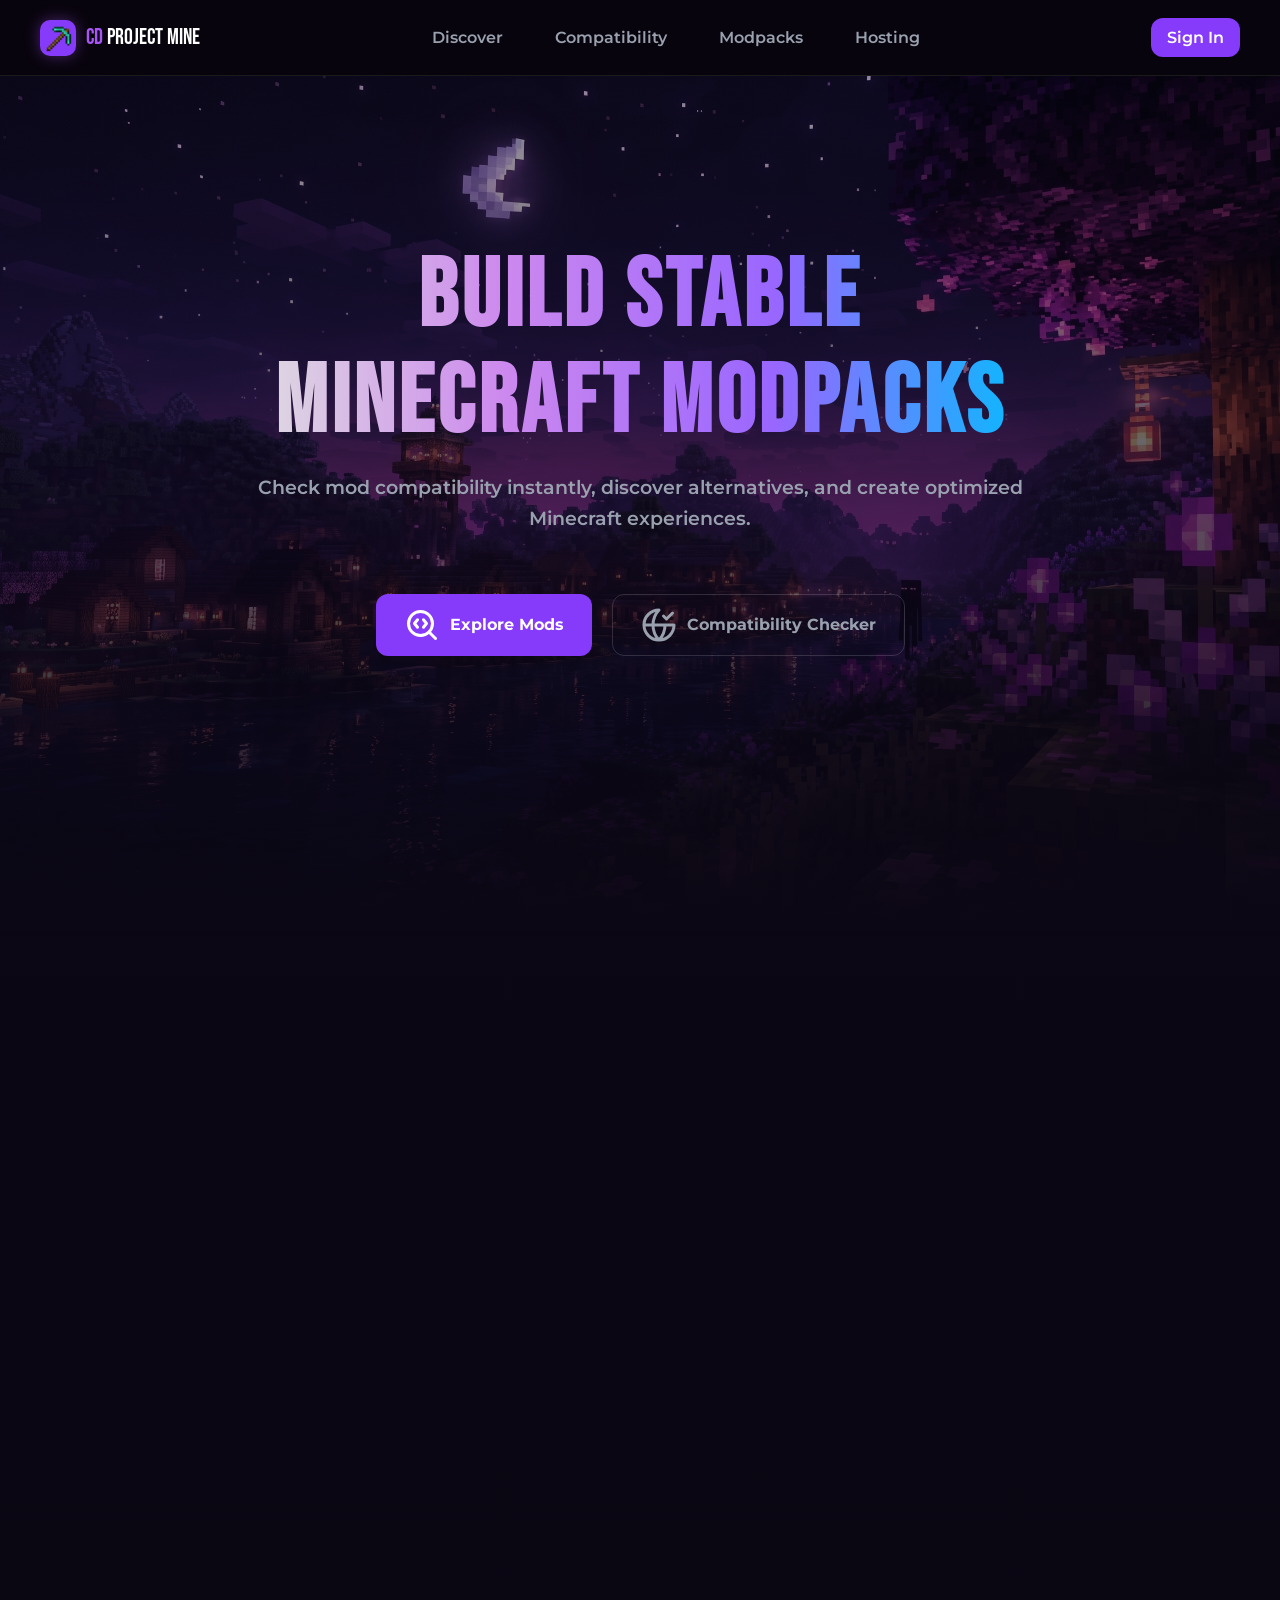
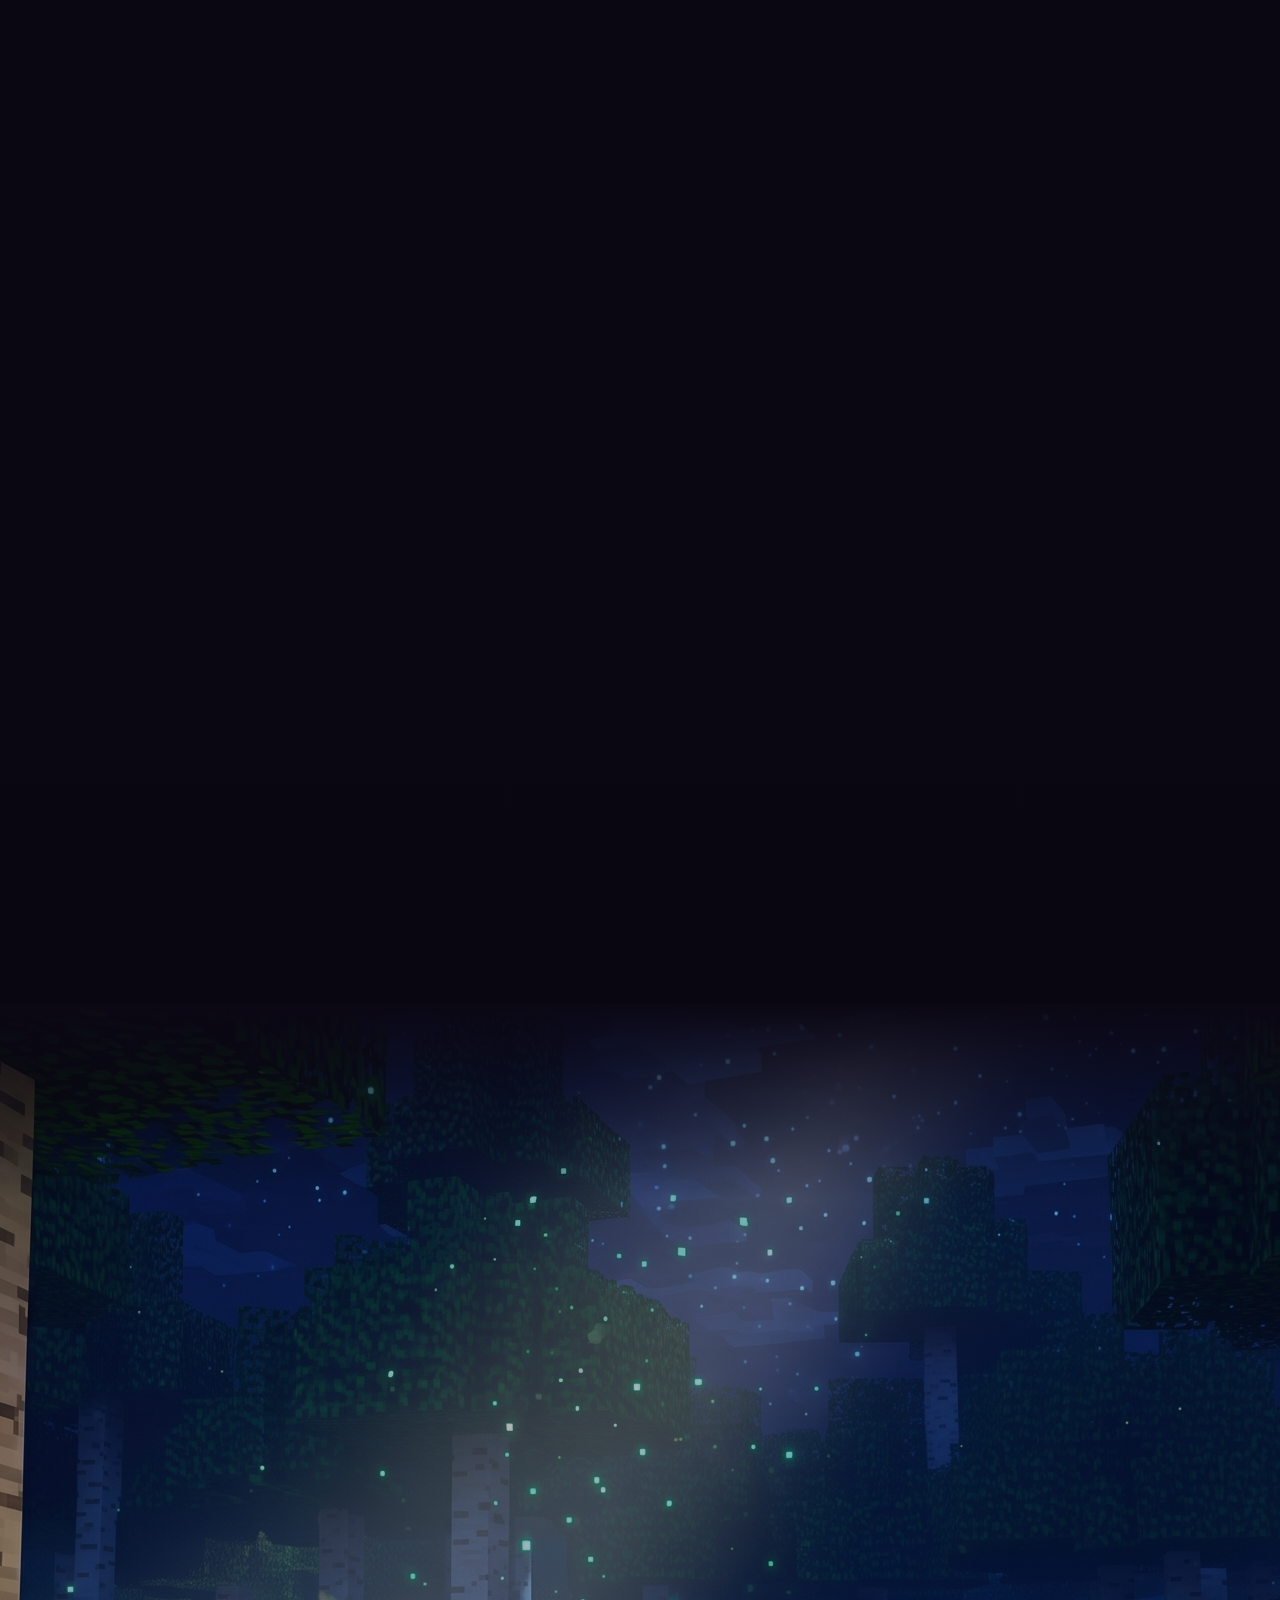
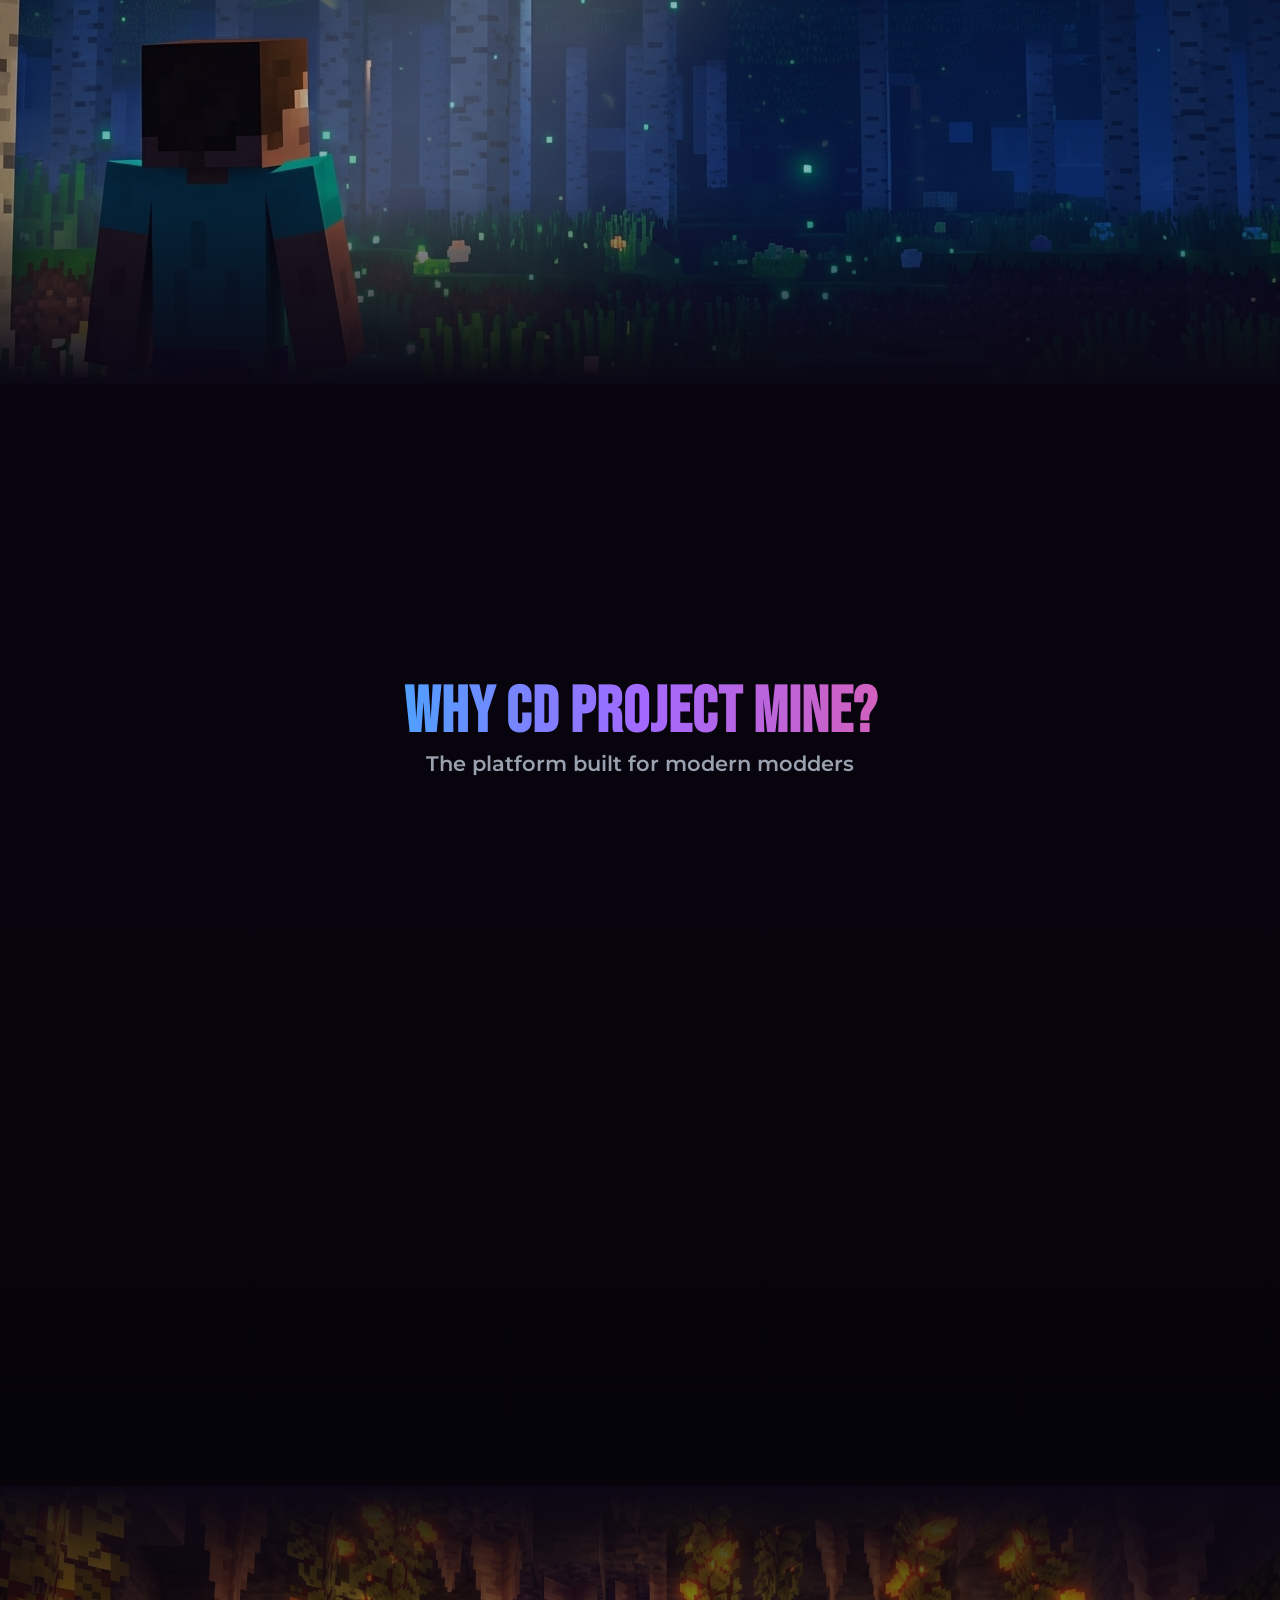
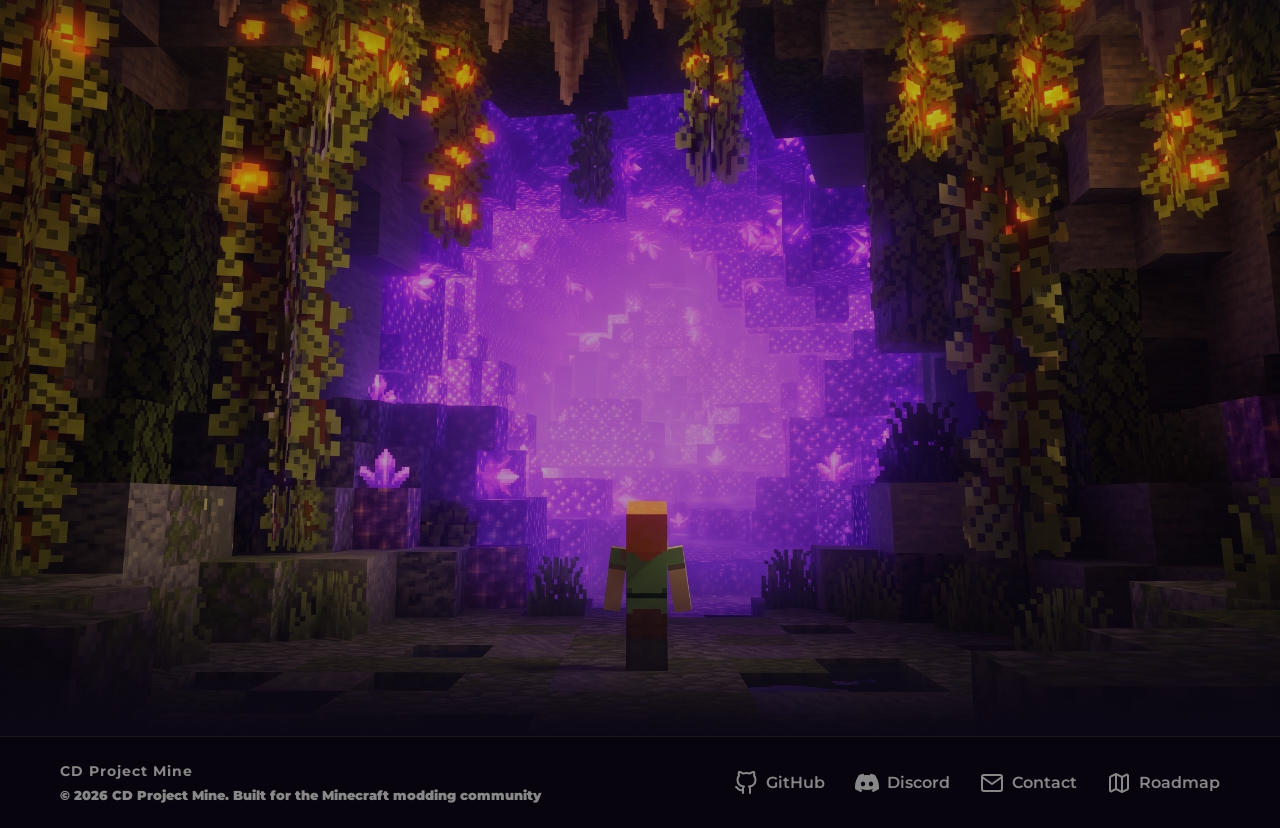
<file: index.html>
<!DOCTYPE html>
<html lang="uk">

<head>
    <meta charset="UTF-8">
    <meta name="viewport" content="width=device-width, initial-scale=1.0">

    <title>CD Project Mine</title>

    <link rel="stylesheet" href="src/css/global.css">
    <link rel="stylesheet" href="src/components/cards/mini-trend-cards.css">
    <link rel="stylesheet" href="src/css/pages/home.css">
    <link rel="stylesheet" href="src/css/media/index.css">
    <link href="https://unpkg.com/aos@2.3.1/dist/aos.css" rel="stylesheet">
</head>

<body>
    <div id="navbar-placeholder"></div>

    <main class="main-content">
        <section class="hero-section">
            <div class="hero-header" data-aos="fade-down">
                <h1 class="hero-title">Build Stable <br> Minecraft Modpacks</h1>
                <p class="hero-subtitle">Check mod compatibility instantly, discover alternatives, and create optimized
                    Minecraft experiences.</p>
            </div>

            <div class="hero-buttons">
                <div class="aos-flex-wrapper" data-aos="fade-right">
                    <a class="hero-btn" href="discover.html">
                        <svg class="hero-icon" xmlns="http://www.w3.org/2000/svg" width="24" height="24"
                            viewBox="0 0 24 24" fill="none" stroke="currentColor" stroke-width="2"
                            stroke-linecap="round" stroke-linejoin="round"
                            class="lucide lucide-search-code-icon lucide-search-code">
                            <path d="m13 13.5 2-2.5-2-2.5" />
                            <path d="m21 21-4.3-4.3" />
                            <path d="M9 8.5 7 11l2 2.5" />
                            <circle cx="11" cy="11" r="8" />
                        </svg>
                        Explore Mods
                    </a>
                </div>

                <div class="aos-flex-wrapper" data-aos="fade-left">
                    <a class="hero-btn" href="compatibility.html">
                        <svg class="hero-icon" xmlns="http://www.w3.org/2000/svg" width="24" height="24"
                            viewBox="0 0 24 24" fill="none" stroke="currentColor" stroke-width="2"
                            stroke-linecap="round" stroke-linejoin="round"
                            class="lucide lucide-globe-check-icon lucide-globe-check">
                            <path d="m15 6 2 2 4-4" />
                            <path d="M2 12h20A10 10 0 1 1 12 2a14.5 14.5 0 0 0 0 20 14.5 14.5 0 0 0 4-10" />
                        </svg>
                        Compatibility Checker
                    </a>
                </div>
            </div>
        </section>

        <section class="features-section">
            <div data-aos="fade-up">
                <div class="home-header-section features">
                    <h2 class="text-gradient gradient-features">Powerful Features</h2>
                    <p>Everything you need to build perfect modpacks</p>
                </div>
            </div>

            <div class="features-container">
                <div class="aos-grid-wrapper" data-aos="fade-up">
                    <div class="feature-card interactive-card">
                        <svg class="feature-icon" xmlns="http://www.w3.org/2000/svg" width="24" height="24"
                            viewBox="0 0 24 24" fill="none" stroke="currentColor" stroke-width="2"
                            stroke-linecap="round" stroke-linejoin="round"
                            class="lucide lucide-file-check-corner-icon lucide-file-check-corner">
                            <path
                                d="M10.5 22H6a2 2 0 0 1-2-2V4a2 2 0 0 1 2-2h8a2.4 2.4 0 0 1 1.706.706l3.588 3.588A2.4 2.4 0 0 1 20 8v6" />
                            <path d="M14 2v5a1 1 0 0 0 1 1h5" />
                            <path d="m14 20 2 2 4-4" />
                        </svg>
                        <div class="feature-text">
                            <h3>Compatibility Checker</h3>
                            <p>Detect incompatible mods instantly</p>
                        </div>
                    </div>
                </div>

                <div class="aos-grid-wrapper" data-aos="fade-up">
                    <div class="feature-card interactive-card">
                        <svg class="feature-icon" xmlns="http://www.w3.org/2000/svg" width="24" height="24"
                            viewBox="0 0 24 24" fill="none" stroke="currentColor" stroke-width="2"
                            stroke-linecap="round" stroke-linejoin="round"
                            class="lucide lucide-brain-icon lucide-brain">
                            <path d="M12 18V5" />
                            <path d="M15 13a4.17 4.17 0 0 1-3-4 4.17 4.17 0 0 1-3 4" />
                            <path d="M17.598 6.5A3 3 0 1 0 12 5a3 3 0 1 0-5.598 1.5" />
                            <path d="M17.997 5.125a4 4 0 0 1 2.526 5.77" />
                            <path d="M18 18a4 4 0 0 0 2-7.464" />
                            <path d="M19.967 17.483A4 4 0 1 1 12 18a4 4 0 1 1-7.967-.517" />
                            <path d="M6 18a4 4 0 0 1-2-7.464" />
                            <path d="M6.003 5.125a4 4 0 0 0-2.526 5.77" />
                        </svg>
                        <div class="feature-text">
                            <h3>Smart Alternatives</h3>
                            <p>Find compatible replacements automatically</p>
                        </div>
                    </div>
                </div>

                <div class="aos-grid-wrapper" data-aos="fade-up">
                    <div class="feature-card interactive-card">
                        <svg class="feature-icon" xmlns="http://www.w3.org/2000/svg" width="24" height="24"
                            viewBox="0 0 24 24" fill="none" stroke="currentColor" stroke-width="2"
                            stroke-linecap="round" stroke-linejoin="round"
                            class="lucide lucide-database-zap-icon lucide-database-zap">
                            <ellipse cx="12" cy="5" rx="9" ry="3" />
                            <path d="M3 5V19A9 3 0 0 0 15 21.84" />
                            <path d="M21 5V8" />
                            <path d="M21 12L18 17H22L19 22" />
                            <path d="M3 12A9 3 0 0 0 14.59 14.87" />
                        </svg>
                        <div class="feature-text">
                            <h3>Crash Analyzer</h3>
                            <p>Analyze Minecraft crash logs</p>
                        </div>
                    </div>
                </div>

                <div class="aos-grid-wrapper" data-aos="fade-up">
                    <div class="feature-card interactive-card">
                        <svg class="feature-icon" xmlns="http://www.w3.org/2000/svg" width="24" height="24"
                            viewBox="0 0 24 24" fill="none" stroke="currentColor" stroke-width="2"
                            stroke-linecap="round" stroke-linejoin="round"
                            class="lucide lucide-pickaxe-icon lucide-pickaxe">
                            <path d="m14 13-8.381 8.38a1 1 0 0 1-3.001-3L11 9.999" />
                            <path
                                d="M15.973 4.027A13 13 0 0 0 5.902 2.373c-1.398.342-1.092 2.158.277 2.601a19.9 19.9 0 0 1 5.822 3.024" />
                            <path
                                d="M16.001 11.999a19.9 19.9 0 0 1 3.024 5.824c.444 1.369 2.26 1.676 2.603.278A13 13 0 0 0 20 8.069" />
                            <path
                                d="M18.352 3.352a1.205 1.205 0 0 0-1.704 0l-5.296 5.296a1.205 1.205 0 0 0 0 1.704l2.296 2.296a1.205 1.205 0 0 0 1.704 0l5.296-5.296a1.205 1.205 0 0 0 0-1.704z" />
                        </svg>
                        <div class="feature-text">
                            <h3>Modpack Builder</h3>
                            <p>Create stable and optimized modpacks</p>
                        </div>
                    </div>
                </div>
            </div>
        </section>

        <section class="compatibility-section">
            <div data-aos="fade-up">
                <div class="home-header-section compatibility">
                    <h2 class="text-gradient gradient-compatibility">Compatibility Checker</h2>
                    <p>See conflicts before they break your game</p>
                </div>
            </div>

            <div data-aos="fade-up">
                <div class="compatibility-container">
                    <div class="compatibility-group">
                        <h3><svg class="compatibility-icon-header" viewBox="0 0 24 24" width="24" height="24"
                                stroke="currentColor" stroke-width="2" fill="none">
                                <circle cx="12" cy="12" r="10"></circle>
                                <line x1="15" y1="9" x2="9" y2="15"></line>
                                <line x1="9" y1="9" x2="15" y2="15"></line>
                            </svg>
                            Incompatible
                        </h3>

                        <div class="compatibility-card incompatible-card">
                            <div class="mod-info">
                                <img src="src/assets/icons/optifine-icon.webp" alt="OptiFine Icon"
                                    class="compatibility-icon optf">

                                <div class="mod-text">
                                    <h4>OptiFine</h4>
                                    <p>Performance mod</p>
                                </div>
                            </div>

                            <div class="mod-info">
                                <img src="src/assets/icons/sodium-icon.png" alt="Sodium Icon"
                                    class="compatibility-icon sodi">

                                <div class="mod-text">
                                    <h4>Sodium</h4>
                                    <p>Rendering optimization</p>
                                </div>
                            </div>
                        </div>
                    </div>

                    <div class="compatibility-group">
                        <h3 class="recommended-title">
                            <svg class="compatibility-icon-header" viewBox="0 0 24 24" width="24" height="24"
                                stroke="currentColor" stroke-width="2" fill="none">
                                <circle cx="12" cy="12" r="10"></circle>
                                <path d="M9 12l2 2 4-4"></path>
                            </svg>
                            Recommended
                        </h3>
                        <div class="compatibility-card recommended-card">
                            <div class="mod-info">
                                <img src="src/assets/icons/sodium-icon.png" alt="Sodium Icon"
                                    class="compatibility-icon sodi">

                                <div class="mod-text">
                                    <h4>Sodium</h4>
                                    <p>Best performance</p>
                                </div>
                            </div>

                            <div class="mod-info">
                                <img src="src/assets/icons/iris-shader-icon.png" alt="Iris Icon"
                                    class="compatibility-icon iris">

                                <div class="mod-text">
                                    <h4>Iris</h4>
                                    <p>Shader support</p>
                                </div>
                            </div>
                        </div>
                    </div>
                </div>
            </div>
        </section>

        <section class="mini-trend-cards-section">
            <div data-aos="zoom-in">
                <div class="home-header-section popular">
                    <h2 class="text-gradient gradient-popular">Popular Mods</h2>
                    <p>The most loved mods by the community</p>
                </div>
            </div>

            <div class="mini-trend-cards-container" id="mini-trend-cards-placeholder"></div>
        </section>

        <section class="why-section">
            <div class="home-header-section why">
                <h2 class="text-gradient gradient-why">Why CD Project Mine?</h2>
                <p>The platform built for modern modders</p>
            </div>

            <div class="why-container">
                <div class="aos-grid-wrapper" data-aos="fade-right">
                    <div class="why-card interactive-card">
                        <div class="why-icon">
                            <svg xmlns="http://www.w3.org/2000/svg" width="24" height="24" viewBox="0 0 24 24"
                                fill="none" stroke="currentColor" stroke-width="2" stroke-linecap="round"
                                stroke-linejoin="round" class="lucide lucide-monitor-cog-icon lucide-monitor-cog">
                                <path d="M12 17v4" />
                                <path d="m14.305 7.53.923-.382" />
                                <path d="m15.228 4.852-.923-.383" />
                                <path d="m16.852 3.228-.383-.924" />
                                <path d="m16.852 8.772-.383.923" />
                                <path d="m19.148 3.228.383-.924" />
                                <path d="m19.53 9.696-.382-.924" />
                                <path d="m20.772 4.852.924-.383" />
                                <path d="m20.772 7.148.924.383" />
                                <path d="M22 13v2a2 2 0 0 1-2 2H4a2 2 0 0 1-2-2V5a2 2 0 0 1 2-2h7" />
                                <path d="M8 21h8" />
                                <circle cx="18" cy="6" r="3" />
                            </svg>
                        </div>
                        <div class="why-info">
                            <h4>Smart compatibility system</h4>
                            <p>Intelligent mod conflict detection</p>
                        </div>
                    </div>
                </div>

                <div class="aos-grid-wrapper" data-aos="fade-left">
                    <div class="why-card interactive-card">
                        <div class="why-icon">
                            <svg class="icon" viewBox="0 0 24 24" width="24" height="24" stroke="currentColor"
                                stroke-width="2" fill="none" stroke-linecap="round" stroke-linejoin="round">
                                <rect x="2" y="3" width="20" height="18" rx="2" ry="2" />
                                <line x1="2" y1="9" x2="22" y2="9" />
                                <line x1="6" y1="6" x2="6.01" y2="6" />
                                <line x1="10" y1="6" x2="10.01" y2="6" />
                            </svg>
                        </div>
                        <div class="why-info">
                            <h4>Modern Minecraft UI</h4>
                            <p>Beautiful and intuitive user interface</p>
                        </div>
                    </div>
                </div>

                <div class="aos-grid-wrapper" data-aos="fade-right">
                    <div class="why-card interactive-card">
                        <div class="why-icon">
                            <svg xmlns="http://www.w3.org/2000/svg" width="24" height="24" viewBox="0 0 24 24"
                                fill="none" stroke="currentColor" stroke-width="2" stroke-linecap="round"
                                stroke-linejoin="round" class="lucide lucide-layers-plus-icon lucide-layers-plus">
                                <path
                                    d="M12.83 2.18a2 2 0 0 0-1.66 0L2.6 6.08a1 1 0 0 0 0 1.83l8.58 3.91a2 2 0 0 0 .83.18 2 2 0 0 0 .83-.18l8.58-3.9a1 1 0 0 0 0-1.831z" />
                                <path d="M16 17h6" />
                                <path d="M19 14v6" />
                                <path d="M2 12a1 1 0 0 0 .58.91l8.6 3.91a2 2 0 0 0 .825.178" />
                                <path d="M2 17a1 1 0 0 0 .58.91l8.6 3.91a2 2 0 0 0 1.65 0l2.116-.962" />
                            </svg>
                        </div>
                        <div class="why-info">
                            <h4>Fast modpack creation</h4>
                            <p>Build modpacks in minutes, not hours</p>
                        </div>
                    </div>
                </div>

                <div class="aos-grid-wrapper" data-aos="fade-left">
                    <div class="why-card interactive-card">
                        <div class="why-icon">
                            <svg xmlns="http://www.w3.org/2000/svg" width="24" height="24" viewBox="0 0 24 24"
                                fill="none" stroke="currentColor" stroke-width="2" stroke-linecap="round"
                                stroke-linejoin="round" class="lucide lucide-chart-spline-icon lucide-chart-spline">
                                <path d="M3 3v16a2 2 0 0 0 2 2h16" />
                                <path d="M7 16c.5-2 1.5-7 4-7 2 0 2 3 4 3 2.5 0 4.5-5 5-7" />
                            </svg>
                        </div>
                        <div class="why-info">
                            <h4>Stability analysis tools</h4>
                            <p>Ensure your modpacks never crash</p>
                        </div>
                    </div>
                </div>
            </div>
        </section>

        <section class="soon-section">
            <div data-aos="fade-up">
                <div class="home-header-section soon">
                    <h2 class="text-gradient gradient-soon">Coming Soon</h2>
                    <p>Exciting features on the roadmap</p>
                </div>
            </div>
            <div class="soon-container">
                <div class="aos-grid-wrapper" data-aos="zoom-in-right">
                    <div class="soon-card interactive-card">
                        <div class="soon-icon">
                            <svg xmlns="http://www.w3.org/2000/svg" width="24" height="24" viewBox="0 0 24 24"
                                fill="none" stroke="currentColor" stroke-width="2" stroke-linecap="round"
                                stroke-linejoin="round" class="lucide lucide-brain-circuit-icon lucide-brain-circuit">
                                <path
                                    d="M12 5a3 3 0 1 0-5.997.125 4 4 0 0 0-2.526 5.77 4 4 0 0 0 .556 6.588A4 4 0 1 0 12 18Z" />
                                <path d="M9 13a4.5 4.5 0 0 0 3-4" />
                                <path d="M6.003 5.125A3 3 0 0 0 6.401 6.5" />
                                <path d="M3.477 10.896a4 4 0 0 1 .585-.396" />
                                <path d="M6 18a4 4 0 0 1-1.967-.516" />
                                <path d="M12 13h4" />
                                <path d="M12 18h6a2 2 0 0 1 2 2v1" />
                                <path d="M12 8h8" />
                                <path d="M16 8V5a2 2 0 0 1 2-2" />
                                <circle cx="16" cy="13" r=".5" />
                                <circle cx="18" cy="3" r=".5" />
                                <circle cx="20" cy="21" r=".5" />
                                <circle cx="20" cy="8" r=".5" />
                            </svg>
                        </div>

                        <div class="soon-info">
                            <h3>AI Recommendations</h3>
                            <p>Smart mod suggestions powered by AI</p>
                        </div>
                    </div>
                </div>

                <div class="aos-grid-wrapper" data-aos="zoom-in-right">
                    <div class="soon-card interactive-card">
                        <div class="soon-icon">
                            <svg xmlns="http://www.w3.org/2000/svg" width="24" height="24" viewBox="0 0 24 24"
                                fill="none" stroke="currentColor" stroke-width="2" stroke-linecap="round"
                                stroke-linejoin="round" class="lucide lucide-hard-drive-icon lucide-hard-drive">
                                <path d="M10 16h.01" />
                                <path
                                    d="M2.212 11.577a2 2 0 0 0-.212.896V18a2 2 0 0 0 2 2h16a2 2 0 0 0 2-2v-5.527a2 2 0 0 0-.212-.896L18.55 5.11A2 2 0 0 0 16.76 4H7.24a2 2 0 0 0-1.79 1.11z" />
                                <path d="M21.946 12.013H2.054" />
                                <path d="M6 16h.01" />
                            </svg>
                        </div>

                        <div class="soon-info">
                            <h3>Server Sync</h3>
                            <p>Sync mods between client and server</p>
                        </div>
                    </div>
                </div>

                <div class="aos-grid-wrapper" data-aos="zoom-in-left">
                    <div class="soon-card interactive-card">
                        <div class="soon-icon">
                            <svg xmlns="http://www.w3.org/2000/svg" width="24" height="24" viewBox="0 0 24 24"
                                fill="none" stroke="currentColor" stroke-width="2" stroke-linecap="round"
                                stroke-linejoin="round" class="lucide lucide-cloud-upload-icon lucide-cloud-upload">
                                <path d="M12 13v8" />
                                <path d="M4 14.899A7 7 0 1 1 15.71 8h1.79a4.5 4.5 0 0 1 2.5 8.242" />
                                <path d="m8 17 4-4 4 4" />
                            </svg>
                        </div>

                        <div class="soon-info">
                            <h3>Cloud Modpacks</h3>
                            <p>Store and share modpacks in the cloud</p>
                        </div>
                    </div>
                </div>

                <div class="aos-grid-wrapper" data-aos="zoom-in-left">
                    <div class="soon-card interactive-card">
                        <div class="soon-icon">
                            <svg xmlns="http://www.w3.org/2000/svg" width="24" height="24" viewBox="0 0 24 24"
                                fill="none" stroke="currentColor" stroke-width="2" stroke-linecap="round"
                                stroke-linejoin="round"
                                class="lucide lucide-file-search-corner-icon lucide-file-search-corner">
                                <path
                                    d="M11.1 22H6a2 2 0 0 1-2-2V4a2 2 0 0 1 2-2h8a2.4 2.4 0 0 1 1.706.706l3.589 3.588A2.4 2.4 0 0 1 20 8v3.25" />
                                <path d="M14 2v5a1 1 0 0 0 1 1h5" />
                                <path d="m21 22-2.88-2.88" />
                                <circle cx="16" cy="17" r="3" />
                            </svg>
                        </div>

                        <div class="soon-info">
                            <h3>Automatic Crash Detection</h3>
                            <p>Real-time crash monitoring and fixes</p>
                        </div>
                    </div>
                </div>
            </div>
        </section>
    </main>

    <div id="footer-placeholder"></div>

    <script src="src/components/navbar/navbar.js" defer></script>
    <script src="src/components/footer/footer.js" defer></script>
    <script type="module" src="src/scripts/discover.js" defer></script>
    <script src="https://unpkg.com/aos@2.3.1/dist/aos.js"></script>
    <script>
        AOS.init();
    </script>
</body>

</html>
</file>
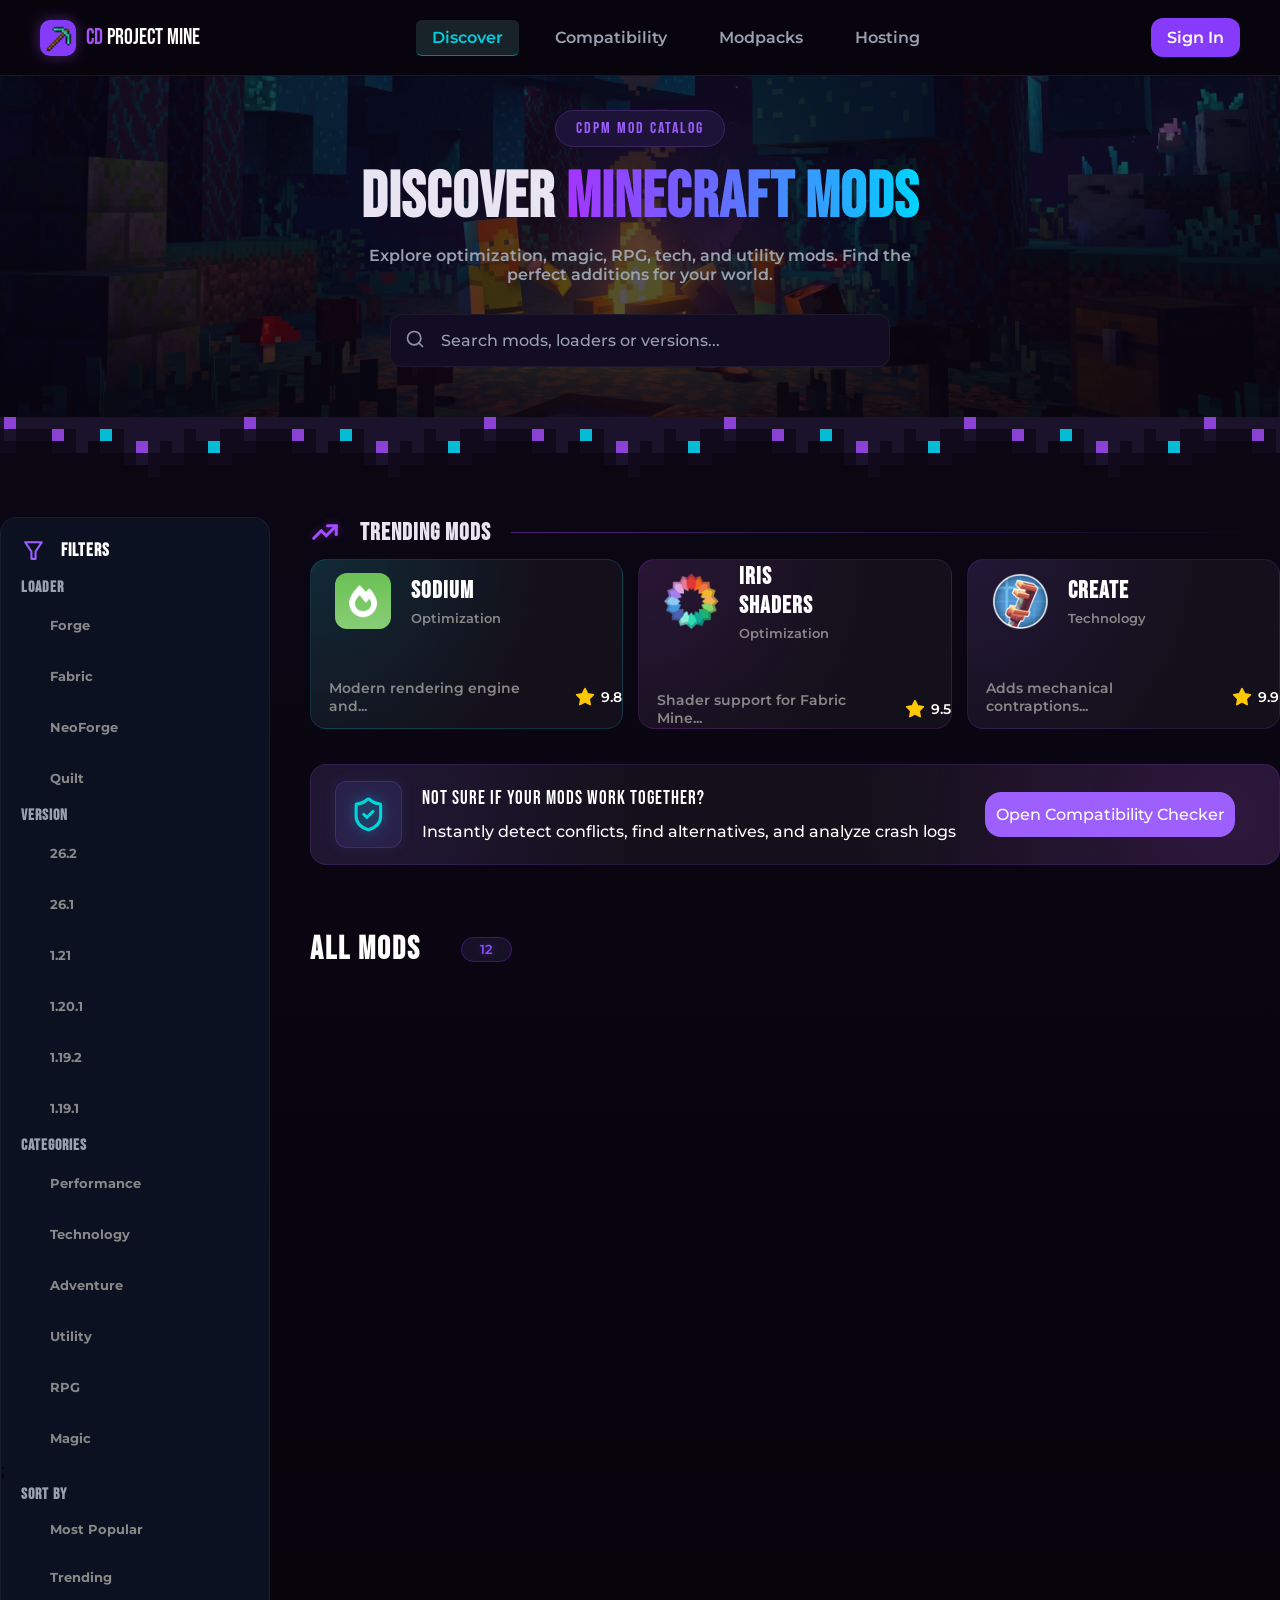
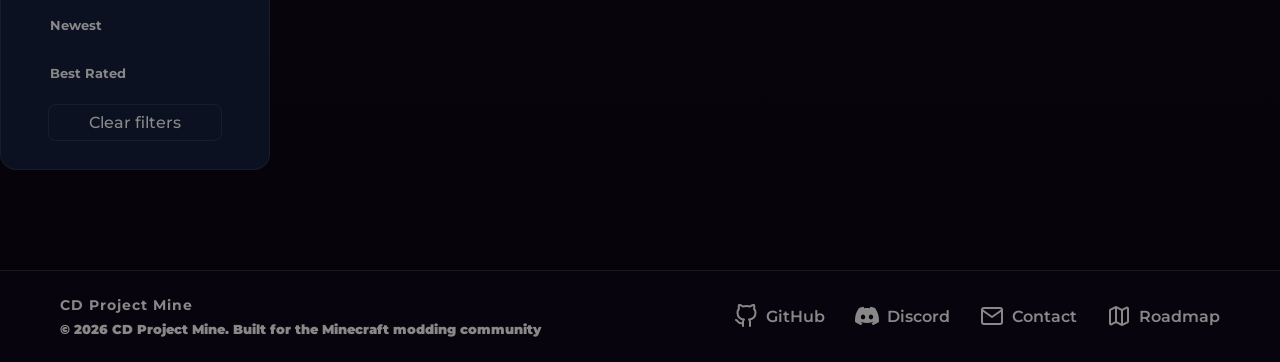
<file: discover.html>
<!DOCTYPE html>
<html lang="uk">

<head>
    <meta charset="UTF-8">
    <meta name="viewport" content="width=device-width, initial-scale=1.0">

    <title>CD Project Mine</title>

    <link rel="stylesheet" href="src/css/global.css">
    <link rel="stylesheet" href="src/css/pages/discover-main.css">
    <link rel="stylesheet" href="src/css/media/discover.css">
    <link rel="stylesheet" href="src/components/filter/filter.css">
    <link rel="stylesheet" href="src/components/cards/trend-cards.css">
    <link rel="stylesheet" href="src/components/cards/mod-cards.css">
    <link rel="stylesheet" href="src/components/catalog/catalog-hero.css">
    <link rel="stylesheet" href="src/components/catalog/trend-catalog.css">
    <link rel="stylesheet" href="src/components/search/search.css">
    <link href="https://unpkg.com/aos@2.3.1/dist/aos.css" rel="stylesheet">
</head>

<body data-page="mods">
    <div id="navbar-placeholder"></div>

    <main class="disc-page-container">
        <section class="catalog-hero-section discover-page">
            <div class="aos-grid-wrapper" data-aos="fade-down">
                <h1>CDPM Mod Catalog</h1>
                <h2 class="main-title">
                    <span class="text-light">Discover</span>
                    <span class="text-gradient gradient-discover">Minecraft Mods</span>
                </h2>
                <p>Explore optimization, magic, RPG, tech, and utility mods. Find the perfect additions for your world.
                </p>

            </div>

            <div class="input-container" id="input-search-placeholder"></div>

            <div class="devider-container"></div>
        </section>

        <section class="mods-section">
            <div id="filter-placeholder"></div>

            <section class="main-mods">
                <div class="trend-catalog">
                    <div class="trend-catalog-header">
                        <svg class="trend-catalog-icon" viewBox="0 0 24 24" width="24" height="24" stroke="currentColor"
                            stroke-width="2.5" fill="none" stroke-linecap="round" stroke-linejoin="round">
                            <polyline points="3 17 9 11 13 15 21 7"></polyline>
                            <polyline points="14 7 21 7 21 14"></polyline>
                        </svg>
                        <h2>Trending mods</h2>
                        <div class="trend-catalog-line"></div>
                    </div>

                    <div class="trend-catalog-container" id="trending-placeholder"></div>
                </div>

                <div class="compatibility-checker-banner">
                    <div class="banner-container">
                        <div class="banner-wrapper">
                            <div class="banner-icon-wrapper">
                                <svg class="banner-icon" xmlns="http://www.w3.org/2000/svg" width="24" height="24"
                                    viewBox="0 0 24 24" fill="none" stroke="currentColor" stroke-width="2"
                                    stroke-linecap="round" stroke-linejoin="round"
                                    class="lucide lucide-shield-check-icon lucide-shield-check">
                                    <path
                                        d="M20 13c0 5-3.5 7.5-7.66 8.95a1 1 0 0 1-.67-.01C7.5 20.5 4 18 4 13V6a1 1 0 0 1 1-1c2 0 4.5-1.2 6.24-2.72a1.17 1.17 0 0 1 1.52 0C14.51 3.81 17 5 19 5a1 1 0 0 1 1 1z" />
                                    <path d="m9 12 2 2 4-4" />
                                </svg>
                            </div>
                            <div class="banner-text">
                                <h3>Not sure if your mods work together?</h3>
                                <p>Instantly detect conflicts, find alternatives, and analyze crash logs</p>
                            </div>
                        </div>

                        <a class="banner-link" href="compatibility.html">
                            <span>Open Compatibility Checker</span>
                            <!-- <svg viewBox="0 0 24 24" width="24" height="24" stroke="currentColor" stroke-width="2"
                                fill="none" stroke-linecap="round" stroke-linejoin="round">
                                <line x1="5" y1="12" x2="19" y2="12"></line>
                                <polyline points="12 5 19 12 12 19"></polyline>
                            </svg> -->
                        </a>
                    </div>
                </div>


                <section class="all-mods">
                    <div class="all-mods-header">
                        <div class="all-mods-title">
                            <h2>All mods</h2>
                            <span class="mods-count" id="mods-count"></span>
                        </div>

                        <div class="filter-dropdown">
                            <button class="filter-toggle-btn" id="filter-btn">
                                <span class="selected-text">Select filters</span>
                                <div class="category-arrow">
                                    <svg class="icon-dropdown" xmlns="http://www.w3.org/2000/svg" width="24" height="24"
                                        viewBox="0 0 24 24" fill="none" stroke="currentColor" stroke-width="2"
                                        stroke-linecap="round" stroke-linejoin="round">
                                        <polyline points="6 9 12 15 18 9"></polyline>
                                    </svg>
                                </div>
                            </button>

                            <div class="filter-menu" id="filter-items">
                                <div class="filter-menu-group">
                                    <span class="filter-group-title">Loader</span>

                                    <label class="filter-mobile-option">
                                        <input type="checkbox" value="forge" name="loader" class="js-filter">
                                        <span class="option-text">Forge</span>
                                    </label>

                                    <label class="filter-mobile-option">
                                        <input type="checkbox" value="fabric" name="loader" class="js-filter">
                                        <span class="option-text">Fabric</span>
                                    </label>

                                    <label class="filter-mobile-option">
                                        <input type="checkbox" value="neoforge" name="loader" class="js-filter">
                                        <span class="option-text">NeoForge</span>
                                    </label>
                                </div>

                                <div class="filter-menu-group">
                                    <span class="filter-group-title">Version</span>

                                    <label class="filter-mobile-option">
                                        <input type="checkbox" value="26.2" name="version" class="js-filter">
                                        <span class="option-text">26.2</span>
                                    </label>

                                    <label class="filter-mobile-option">
                                        <input type="checkbox" value="26.1" name="version" class="js-filter">
                                        <span class="option-text">26.1</span>
                                    </label>

                                    <label class="filter-mobile-option">
                                        <input type="checkbox" value="1.21" name="version" class="js-filter">
                                        <span class="option-text">1.21</span>
                                    </label>

                                    <label class="filter-mobile-option">
                                        <input type="checkbox" value="1.20.1" name="version" class="js-filter">
                                        <span class="option-text">1.20.1</span>
                                    </label>

                                    <label class="filter-mobile-option">
                                        <input type="checkbox" value="1.19.2" name="version" class="js-filter">
                                        <span class="option-text">1.19.2</span>
                                    </label>

                                    <label class="filter-mobile-option">
                                        <input type="checkbox" value="1.19.1" name="version" class="js-filter">
                                        <span class="option-text">1.19.1</span>
                                    </label>
                                </div>

                                <div class="filter-menu-group">
                                    <span class="filter-group-title">Categories</span>

                                    <label class="filter-mobile-option">
                                        <input type="checkbox" value="optimization" name="category" class="js-filter">
                                        <span class="option-text">Performance</span>
                                    </label>

                                    <label class="filter-mobile-option">
                                        <input type="checkbox" value="technology" name="category" class="js-filter">
                                        <span class="option-text">Technology</span>
                                    </label>

                                    <label class="filter-mobile-option">
                                        <input type="checkbox" value="adventure" name="category" class="js-filter">
                                        <span class="option-text">Adventure</span>
                                    </label>

                                    <label class="filter-mobile-option">
                                        <input type="checkbox" value="utility" name="category" class="js-filter">
                                        <span class="option-text">Utility</span>
                                    </label>

                                    <label class="filter-mobile-option">
                                        <input type="checkbox" value="rpg" name="category" class="js-filter">
                                        <span class="option-text">RPG</span>
                                    </label>

                                    <label class="filter-mobile-option">
                                        <input type="checkbox" value="magic" name="category" class="js-filter">
                                        <span class="option-text">Magic</span>
                                    </label>
                                </div>

                                <div class="filter-menu-group">
                                    <span class="filter-group-title">Sort By</span>

                                    <label class="filter-mobile-option">
                                        <input type="radio" value="most-popular" name="sort">
                                        <span class="option-text">Most Popular</span>
                                    </label>

                                    <label class="filter-mobile-option">
                                        <input type="radio" value="trending" name="sort">
                                        <span class="option-text">Trending</span>
                                    </label>

                                    <label class="filter-mobile-option">
                                        <input type="radio" value="newest" name="sort">
                                        <span class="option-text">Newest</span>
                                    </label>

                                    <label class="filter-mobile-option">
                                        <input type="radio" value="best-rated" name="sort">
                                        <span class="option-text">Best Rated</span>
                                    </label>
                                </div>

                                <button class="clear-mobile-btn clear-btn"> Clear filters</button>
                            </div>
                        </div>
                    </div>

                    <div class="mod-grid filterable-grid" id="mod-placeholder"></div>
                    <div class="no-mods-found-section">
                        <div class="no-mods-found-container">
                            <svg class="no-mods-found-icon" xmlns="http://www.w3.org/2000/svg" height="24px" viewBox="0 -960 960 960" width="24px"
                                fill="currentColor">
                                <path
                                    d="M440-183v-274L200-596v274l240 139Zm80 0 240-139v-274L520-457v274Zm-80 92L160-252q-19-11-29.5-29T120-321v-318q0-22 10.5-40t29.5-29l280-161q19-11 40-11t40 11l280 161q19 11 29.5 29t10.5 40v318q0 22-10.5 40T800-252L520-91q-19 11-40 11t-40-11Zm200-528 77-44-237-137-78 45 238 136Zm-160 93 78-45-237-137-78 45 237 137Z" />
                            </svg>
                            <div class="no-mods-found-text">
                                <span>No Mods Found</span>
                                <span>Try adjusting your search or filters</span>
                            </div>
                        </div>
                    </div>
                </section>
            </section>
        </section>
    </main>

    <div id="footer-placeholder"></div>

    <script type="module" src="src/scripts/discover.js"></script>
    <script src="src/components/navbar/navbar.js" defer></script>
    <script src="src/components/footer/footer.js" defer></script>
    <script src="src/scripts/utils/compat-progress.js"></script>
    <script src="src/scripts/utils/filterUtil.js" defer></script>
    <script src="https://unpkg.com/aos@2.3.1/dist/aos.js"></script>
    <script>
        AOS.init();
    </script>
</body>

</html>
</file>
<file: src/css/global.css>
@import url('../css/theme.css');
@import url('../assets/fonts/fonts.css');
@import url('../components/navbar/navbar.css');
@import url('../components/footer/footer.css');
@import url('../css/utilities.css');
/*-------------------- RESET --------------------*/
*,
*::before,
*::after {
    box-sizing: border-box;
}

html {
    min-height: 100%;
    overflow-x: clip;
}

body {
    position: relative;
    width: 100%;
    margin: 0;
    min-height: 100vh;
    overflow-x: clip;

    font-family: 'Montserrat', sans-serif;

    background: var(--bg-gradient-main);

    scrollbar-width: thin;
    scrollbar-color: #888 #121212;
}

/*-------------------- TYPOGRAPHY --------------------*/

h1,
h2,
h3,
h4,
h5,
h6 {
    margin: 0;
    font-family: 'Bebas Neue', sans-serif;
    letter-spacing: 1px;
}

p {
    margin: 0;
}

/*-------------------- ELEMENTS --------------------*/

img {
    display: block;
    max-width: 100%;
}

a {
    color: inherit;
    text-decoration: none;
}

button,
input,
textarea,
select {
    font: inherit;
}
</file>
<file: src/components/cards/mini-trend-cards.css>
/* ==========================================================================
   01. ГОЛОВНИЙ КОНТЕЙНЕР КАРТКИ
   ========================================================================== */
.mini-trend-card-wrapper {
    display: flex;
    max-width: 370px;
    width: 100%;
    margin: 0 auto;
}

.mini-trend-card {
    display: flex;
    flex-direction: column;
    justify-content: space-between;
    width: 100%;
    min-height: 190px;
    color: white;
    text-decoration: none;
    background-color: var(--bg-card-default);
    border: 1px solid var(--border-default);
    border-radius: 16px;
    cursor: pointer;
    transition: transform 0.3s ease, box-shadow 0.3s ease, border-color 0.3s ease;
}

.mini-trend-card:hover {
    box-shadow: 0 0 15px rgba(138, 43, 226, 0.4);
    border-color: var(--border-hover);
    transform: scale(1.02);
}

/* ==========================================================================
   02. ОСНОВНИЙ БЛОК ТА ОБГОРТКА (ЛЕЙАУТ)
   ========================================================================== */
.mini-trend-card-main {
    display: flex;
    flex-direction: column;
    gap: 16px;
    padding: 20px 20px 0 20px;
}

.mini-trend-card-wrapper {
    display: flex;
    align-items: center;
    gap: 16px;
}

/* ==========================================================================
   03. ІКОНКА МОДА
   ========================================================================== */
.mini-trend-card-icon {
    width: 5rem;
    height: 5rem;
    min-width: 4rem;
    min-height: 4rem;
    flex-shrink: 0;
}

.mini-trend-card-icon img {
    width: 100%;
    height: 100%;
    object-fit: cover;
    border-radius: 12px;
}

/* ==========================================================================
   04. ТЕКСТОВА ІНФОРМАЦІЯ ТА ТЕГ
   ========================================================================== */
.mini-trend-card-info {
    display: flex;
    flex-direction: column;
    gap: 16px;
}

.mini-trend-card-info-header {
    display: flex;
    flex-direction: column;
    gap: 6px;
}

.mini-trend-title {
    color: whitesmoke;
    font-size: 1.5rem;
    margin: 0;
}

.mini-trend-category-tag {
    color: var(--accent-purple);
    background-color: rgba(166, 77, 255, 0.15);
    border: 1px solid rgba(166, 77, 255, 0.3);
    padding: 4px 8px;
    border-radius: 16px;
    font-weight: var(--font-weight-semi);
    font-size: 0.75rem;
}

/* ==========================================================================
   05. БЛОК АВТОРА
   ========================================================================== */
.mini-trend-author {
    display: flex;
    justify-content: center;
    align-items: center;
    gap: 10px;
}

.mini-trend-author-icon {
    width: 30px;
    height: 30px;
    border-radius: 50%;
}

.mini-trend-mod-author {
    font-family: 'JetBrains Mono', monospace;
    color: var(--accent-purple);
}

/* ==========================================================================
   06. РОЗДІЛЮВАЧ ТА ФУТЕР
   ========================================================================== */
.mini-trend-card-divider {
    width: calc(100% - 40px);
    height: 1px;
    margin: 16px auto 0;
    background-color: rgba(255, 255, 255, 0.05);
}

.mini-trend-card-footer {
    display: flex;
    justify-content: space-between;
    align-items: center;
    padding: 12px 20px 16px 20px;
}

/* ==========================================================================
   07. СТАТИСТИКА (РЕЙТИНГ ТА ЗАВАНТАЖЕННЯ)
   ========================================================================== */
.mini-trend-card-rating,
.mini-trend-mod-card-downloads {
    display: flex;
    justify-content: center;
    align-items: center;
    gap: 0.5rem;
}

.mini-trend-rate-card {
    width: 1.3rem;
    height: 1.3rem;
    color: var(--accent-yellow);
}

.mini-trend-rating-value {
    color: white;
    font-size: 0.85rem;
    font-weight: var(--font-weight-semi);
}

.mini-trend-download-icon {
    width: 1.3rem;
    height: 1.3rem;
    color: var(--text-secondary);
}

.mini-trend-download-count {
    font-size: 0.85rem;
    color: var(--text-secondary);
    font-weight: var(--font-weight-semi);
}
</file>
<file: src/css/pages/home.css>
/* ==========================================================================
   01. БАЗОВИЙ ЛЕЙАУТ ТА УНІВЕРСАЛЬНІ КЛАСИ
   ========================================================================== */
.main-content {
    display: flex;
    flex-direction: column;
    align-items: center;
    padding-top: 75px;
}

.interactive-card {
    transition: border-color 0.3s ease,
        transform 0.3s ease,
        box-shadow 0.3s ease;
}

.interactive-card:hover {
    border-color: var(--border-hover);
    transform: translateY(-4px);
    box-shadow: 0 0 25px rgba(168, 85, 247, 0.15);
}

.aos-grid-wrapper {
    width: 100%;
    display: flex;
    justify-content: center;
    height: 100%;
}

.aos-flex-wrapper {
    display: flex;
}

/* ==========================================================================
   02. ТИПОГРАФІКА ТА ЗАГОЛОВКИ СЕКЦІЙ
   ========================================================================== */
.home-header-section {
    margin-top: 200px;
    padding-bottom: 60px;
}

.home-header-section h2 {
    font-size: 4rem;
    text-align: center;
}

.home-header-section p {
    font-size: 1.3rem;
    font-weight: 600;
    text-align: center;
    color: var(--text-secondary);
}

.home-header-section.popular h2 {
    text-shadow: 0px 4px 20px rgba(0, 0, 0, 0.2);
}

.home-header-section.popular p {
    text-shadow: 0px 4px 20px rgba(0, 0, 0, 0.2);
}

.home-header-section.soon h2 {
    text-shadow: 0px 4px 20px rgba(0, 0, 0, 0.2);
}

.home-header-section.soon p {
    text-shadow: 0px 4px 20px rgba(0, 0, 0, 10);
}

/* ==========================================================================
   03. UI ЕЛЕМЕНТИ (Кнопки)
   ========================================================================== */
.hero-buttons {
    display: flex;
    gap: 20px;
}

.hero-btn {
    display: flex;
    justify-content: center;
    align-items: center;
    gap: 10px;
    text-decoration: none;
    color: white;
    border: none;
    border-radius: 12px;
    padding: 12px 28px;
    margin-top: 60px;
    font-size: 1rem;
    font-weight: bold;
    font-family: 'Montserrat', sans-serif;
    cursor: pointer;
    transition: transform 0.3s ease,
        box-shadow 0.3s ease,
        filter 0.3s ease,
        background-color 0.3s ease,
        border-color 0.3s ease;
}


.hero-buttons .aos-flex-wrapper:first-child .hero-btn {
    background-color: #863AFA;
}

.hero-buttons .aos-flex-wrapper:last-child .hero-btn {
    color: var(--text-secondary);
    background-color: transparent;
    border: 1px solid rgba(255, 255, 255, 0.15);
}

.hero-buttons .aos-flex-wrapper:first-child:hover .hero-btn{
    transform: translateY(-2px);
    box-shadow: 0 0 20px rgba(168, 85, 247, 0.6);
    filter: brightness(1.05);
    background-color: #9333ea;
}

.hero-buttons .aos-flex-wrapper:last-child:hover .hero-btn {
    transform: translateY(-2px);
    color: var(--text-primary);
    border-color: rgba(255, 255, 255, 0.4);
    background-color: rgba(255, 255, 255, 0.05);
}

/* ==========================================================================
   04. СЕКЦІЯ: HERO
   ========================================================================== */
.hero-section {
    display: flex;
    flex-direction: column;
    align-items: center;
    min-height: 95vh;
    width: 100%;
    background:
        linear-gradient(to bottom,
            rgba(11, 7, 20, 0.4) 0%,
            rgba(11, 7, 20, 0.7) 60%,
            #0b0714 100%),
        url("/src/assets/images/home-hero-gb.jpeg");
    background-size: cover;
    background-position: center;
    background-repeat: no-repeat;
}

.hero-header {
    display: flex;
    flex-direction: column;
    gap: 16px;
    max-width: 800px;
    margin-top: 170px;
}

.hero-title {
    text-align: center;
    font-size: 6rem;
    line-height: 1.1;
    letter-spacing: 4px;
    background: linear-gradient(to right, #e0e0e0, #cc88ee, #9966ff, #00bfff);
    color: transparent;
    background-clip: text;
    -webkit-background-clip: text;
}

.hero-subtitle {
    text-align: center;
    font-size: 1.2rem;
    line-height: 1.6;
    font-weight: 600;
    color: var(--text-secondary);
}

.hero-icon {
    width: 36px;
    height: 36px;
}

/* ==========================================================================
   05. СЕКЦІЯ: FEATURES
   ========================================================================== */
.features-container {
    display: grid;
    grid-template-columns: repeat(4, 1fr);
    justify-items: center;
    gap: 50px;
    margin-bottom: 120px;
}

.feature-card {
    display: flex;
    flex-direction: column;
    text-align: center;
    gap: 30px;
    background-color: var(--bg-card-default);
    min-height: 250px;
    max-width: 300px;
    width: 100%;
    padding: 40px;
    border-radius: 16px;
    border: 1px solid var(--border-default);
    transition: all 0.3s ease;
}

.feature-icon {
    display: flex;
    margin: 0 auto;
    color: var(--accent-purple);
    width: 42px;
    height: 42px;
    filter: drop-shadow(0 0 1px #8b5cf6);
}

.feature-text {
    display: flex;
    flex-direction: column;
    gap: 10px;
}

.feature-text h3 {
    color: var(--text-primary);
    font-size: 1.3rem;
}

.feature-text p {
    color: var(--text-secondary);
    font-size: 0.9rem;
    font-weight: var(--font-weight-semi);
}

/* ==========================================================================
   06. СЕКЦІЯ: COMPATIBILITY
   ========================================================================== */
.compatibility-section {
    margin-bottom: 200px;
}

.compatibility-container {
    display: flex;
    flex-direction: column;
    justify-content: flex-start;
    width: 100%;
    max-width: 1200px;
    padding: 40px;
    background-color: var(--bg-card-default);
    border: 1px solid rgba(168, 85, 247, 0.25);
    border-radius: 24px;
    box-shadow: 0 0 40px rgba(168, 85, 247, 0.15);
}

.compatibility-container h3 {
    display: flex;
    gap: 20px;
    font-family: 'Montserrat', sans-serif;
    color: var(--accent-red);
}

.compatibility-container .recommended-title {
    margin-top: 30px;
    color: var(--accent-green);
}

.compatibility-icon-header {
    width: 30px;
    height: 30px;
    margin-bottom: 8px;
}

.compatibility-card {
    display: grid;
    grid-template-columns: repeat(2, 1fr);
    align-items: center;
    justify-content: center;
    width: 100%;
    padding: 24px 40px;
    border-radius: 20px;
    gap: 90px;
}

.incompatible-card {
    background-color: var(--status-bg-error);
    border: 1px solid var(--status-border-error);
}

.recommended-card {
    background-color: var(--status-bg-success);
    border: 1px solid var(--status-border-success);
}

.mod-info {
    display: flex;
    align-items: center;
    gap: 25px;
}

.mod-text {
    display: flex;
    flex-direction: column;
    align-items: flex-start;
    gap: 8px;
    width: 100%;
    min-width: 0;
}

.mod-info h4 {
    color: var(--text-primary);
    font-family: 'Montserrat', sans-serif;
}

.mod-info p {
    color: var(--text-secondary);
    font-weight: var(--font-weight-semi);
    font-family: 'Montserrat', sans-serif;
}

.compatibility-icon {
    width: 44px;
    height: 44px;
    flex-shrink: 0;
    object-fit: cover;
    border-radius: 12px;
}

.optf { color: var(--brand-optifine); }
.sodi { color: var(--brand-sodium); }
.iris { color: var(--brand-iris); }

.optf:hover { filter: drop-shadow(0 0 14px currentColor); }
.sodi:hover { filter: drop-shadow(0 0 8px currentColor); }
.iris:hover { filter: drop-shadow(0 0 8px currentColor); }

/* ==========================================================================
   07. СЕКЦІЯ: POPULAR MODS (MINI TREND CARDS)
   ========================================================================== */
.mini-trend-cards-section {
    width: 100%;
    min-height: 980px;
    background:
        linear-gradient(to bottom,
            #0b0714 0%,
            rgba(11, 7, 20, 0.3) 20%,
            rgba(11, 7, 20, 0.3) 80%,
            #0b0714 100%),
        url("/src/assets/images/home-popmods-bg.jpeg");
    background-position: center;
    background-repeat: no-repeat;
    margin-bottom: 90px;
}

.mini-trend-cards-container {
    display: grid;
    grid-template-columns: repeat(4, 1fr);
    place-items: center;
    max-width: 1600px;
    margin-inline: auto;
}

/* ==========================================================================
   08. СЕКЦІЯ: WHY CDPM
   ========================================================================== */
.why-container {
    display: grid;
    grid-template-columns: repeat(2, 1fr);
    place-items: center;
    gap: 30px;
    margin-bottom: 340px;
}

.why-card {
    display: flex;
    justify-content: center;
    align-items: center;
    gap: 40px;
    background-color: var(--bg-card-default);
    border: 1px solid var(--border-default);
    border-radius: 20px;
    max-width: 600px;
    min-height: 140px;
    width: 100%;
    padding: 30px;
    transition: all 0.3s ease;
}

.why-icon svg {
    height: 36px;
    width: 36px;
    color: var(--accent-purple);
}

.why-info {
    display: flex;
    flex-direction: column;
    gap: 10px;
}

.why-info h4 {
    color: var(--text-primary);
    font-size: 1.3rem;
    font-weight: var(--font-weight-black);
}

.why-info p {
    justify-content: flex-start;
    align-items: flex-start;
    color: var(--text-secondary);
    font-size: 1rem;
    font-weight: var(--font-weight-semi);
}

/* ==========================================================================
   09. СЕКЦІЯ: COMING SOON
   ========================================================================== */
.soon-section {
    width: 100%;
    min-height: 850px;
    background:
        linear-gradient(to bottom,
            #0b0714 0%,
            rgba(11, 7, 20, 0.3) 20%,
            rgba(11, 7, 20, 0.3) 80%,
            #0b0714 100%),
        url("/src/assets/images/home-soon-bg.jpeg");
    background-size: cover;
    background-position: center;
    background-repeat: no-repeat;
}

.soon-container {
    display: flex;
    justify-content: center;
    align-items: center;
    gap: 30px;
    max-width: 1600px;
    margin: 0 auto;
}

.soon-card {
    display: flex;
    flex-direction: column;
    align-items: center;
    gap: 20px;
    background-color: var(--bg-card-default);
    border: 1px solid var(--border-default);
    padding: 20px;
    min-height: 200px;
    max-width: 350px;
    width: 100%;
    border-radius: 20px;
    transition: border-color 0.3s ease,
        transform 0.3s ease,
        box-shadow 0.3s ease;
}

.soon-icon svg {
    height: 42px;
    width: 42px;
    color: #00e5ff;
}

.soon-info {
    display: flex;
    flex-direction: column;
    align-items: center;
    gap: 14px;
}

.soon-info h3 {
    color: var(--text-primary);
    font-size: 1.3rem;
    font-weight: var(--font-weight-semi);
}

.soon-info p {
    display: flex;
    justify-content: center;
    align-items: center;
    text-align: center;
    color: var(--text-secondary);
    font-weight: var(--font-weight-semi);
}
</file>
<file: src/css/media/index.css>
/* ==========================
   1200px - Small Desktop
========================== */
@media (max-width: 1200px) {
    .main-content {
        padding-inline: 0;
    }

    .hero-section h1 {
        font-size: 6rem;
        line-height: 1.1;
        text-align: center;
    }

    .hero-section p {
        font-size: 1.3rem;
        text-align: center;
    }

    .features-section h2,
    .popular-mods-section h2,
    .why-section h3,
    .soon-section h2 {
        font-size: 4.5rem;
        text-align: center;
        line-height: 1.1;
    }

    .features-section>p,
    .popular-mods-section>p,
    .why-section>p,
    .soon-section>p {
        font-size: 1.3rem;
        text-align: center;
    }

    .features-container,
    .why-container,
    .soon-container {
        gap: 30px;
        padding-inline: 20px;
    }

    .mini-trend-cards-container {
        display: flex;
        flex-direction: column;
        gap: 20px;
        padding-bottom: 50px;
    }

    .why-container,
    .soon-container {
        display: grid;
        grid-template-columns: repeat(2, 1fr);
        place-items: center;
    }
}

/* ==========================
   992px - Tablets
========================== */
@media (max-width: 992px) {
    .hero-section h1 {
        font-size: 5rem;
    }

    .compatibility-section h2 {
        font-size: 4.3rem;
        text-align: center;
        line-height: 1.1;
    }

    .features-container,
    .pop-container,
    .why-container,
    .soon-container {
        grid-template-columns: repeat(2, 1fr);
        place-items: center;
    }

    .compatibility-card {
        display: flex;
        flex-direction: column;
        gap: 30px;
        padding: 30px 20px;
    }

    .mod-info {
        flex-direction: column;
        text-align: center;
    }

    .mod-info:not(:last-child) {
        border-bottom: 1px solid rgba(255, 255, 255, .08);
        padding-bottom: 25px;
        margin-bottom: 0;
    }

    .mod-text {
        align-items: center;
    }
}

/* ==========================
   768px - Large Phones
========================== */
@media (max-width: 768px) {

    .features-container,
    .pop-container,
    .why-container,
    .soon-container {
        grid-template-columns: 1fr;
    }

    .why-card {
        padding: 20px 40px;
    }

    .soon-container {
        padding-bottom: 50px;
    }
}

/* ==========================
   576px - Small Phones
========================== */
@media (max-width: 576px) {
    .hero-section h1 {
        font-size: 3.5rem;
    }

    .hero-section p {
        font-size: 1.1rem;
    }

    .hero-buttons {
        display: flex;
        flex-direction: column;
        max-width: 330px;
        width: 100%;
        padding-inline: 20px;
        gap: 8px;
    }

    .hero-btn {
        text-align: center;
        width: 100%;
    }

    .features-section h2,
    .popular-mods-section h2 {
        font-size: 3.5rem;
    }

    .compatibility-section h2,
    .why-section h3 {
        font-size: 3.3rem;
    }

    .soon-section h2 {
        font-size: 2.7rem;
    }

    .features-section p,
    .compatibility-section p,
    .popular-mods-section p,
    .why-section p,
    .soon-section p {
        font-size: 1.1rem;
    }
}
</file>
<file: src/css/pages/discover-main.css>
/* =========================
   Page Layout
   ========================= */

.disc-page-container {
    width: 100%;
    margin: 70px auto;
}

.mods-section {
    display: flex;
    justify-content: center;
    align-items: flex-start;
    gap: 40px;
    margin-top: 40px;
}

.main-mods {
    flex: 1;
    align-self: flex-start;
    max-width: 1150px;
    width: 100%;
}

.aos-grid-wrapper {
    display: flex;
    flex-direction: column;
    justify-content: center;
    align-items: center;
    height: 100%;
}

/* =========================
   Pixel Divider
========================= */

.devider-container {
    max-width: 1900px;
    width: 100%;
    height: 60px;
    background-color: #0A0612;
    background-position: center;
    background-image: url('data:image/svg+xml;utf8,<svg viewBox="0 0 320 80" xmlns="http://www.w3.org/2000/svg"><path d="M 0 0 V 32 H 16 V 48 H 48 V 32 H 80 V 48 H 112 V 64 H 144 V 80 H 160 V 64 H 192 V 48 H 224 V 64 H 256 V 48 H 288 V 32 H 320 V 0 Z" fill="%23110a1a" /><path d="M 0 0 V 16 H 16 V 32 H 32 V 16 H 48 V 48 H 64 V 32 H 96 V 16 H 112 V 48 H 128 V 64 H 144 V 48 H 160 V 32 H 176 V 48 H 192 V 16 H 208 V 32 H 224 V 48 H 240 V 16 H 272 V 32 H 288 V 16 H 320 V 0 Z" fill="%231b132b" /><g opacity="0.8"><rect x="16" y="16" width="16" height="16" fill="%23a64dff" /><rect x="128" y="32" width="16" height="16" fill="%23a64dff" /><rect x="272" y="0" width="16" height="16" fill="%23a64dff" /><rect x="80" y="16" width="16" height="16" fill="%2300e5ff" /><rect x="224" y="32" width="16" height="16" fill="%2300e5ff" /></g></svg>');
}

/* =========================
   Compatibility Banner
   ========================= */

.compatibility-checker-banner {
    margin-top: 35px;
}


/* =========================
   Layout
   ========================= */

.banner-container {
    display: flex;
    justify-content: space-between;
    align-items: center;
    width: 100%;
    min-height: 100px;
    padding: 16px 24px;
    background:
        radial-gradient(circle at 5% 50%, rgba(138, 79, 255, 0.12), transparent 30%),
        radial-gradient(circle at 95% 50%, rgba(196, 65, 255, 0.15), transparent 40%),
        #14101b;
    border: 1px solid rgba(138, 79, 255, 0.15);
    border-radius: 16px;
}

.banner-wrapper {
    display: flex;
    align-items: center;
    gap: 20px;
}


/* =========================
   Icon
   ========================= */

.banner-icon-wrapper {
    padding: 14px;
    color: var(--accent-cyan);
    background-color: rgba(138, 79, 255, 0.08);
    border: 1px solid rgba(138, 79, 255, 0.25);
    border-radius: 12px;
    filter: drop-shadow(0 0 6px rgba(0, 229, 255, 0.5));
}

.banner-icon {
    display: flex;
    justify-content: center;
    align-items: center;
    width: 2.3rem;
    height: 2.3rem;
}

.banner-text {
    display: flex;
    flex-direction: column;
    gap: 12px;
}

.banner-text h3,
.banner-text p {
    color: var(--text-primary);
    font-weight: var(--font-weight-medium);
}

/* =========================
   Button
   ========================= */

.banner-link {
    display: flex;
    justify-content: center;
    align-items: center;
    width: 100%;
    max-width: 250px;
    min-height: 45px;
    margin-left: auto;
    margin-right: 20px;
    text-decoration: none;
    color: var(--text-primary);
    background-color: var(--accent-purple);
    border: none;
    border-radius: 16px;
    transition:
        transform 0.3s ease,
        box-shadow 0.3s ease;
}

.banner-link:hover {
    transform: scale(1.02);
    box-shadow:
        0 4px 15px rgba(166, 77, 255, 0.4),
        0 0 30px rgba(166, 77, 255, 0.2);
}

.banner-link span {
    font-size: 1rem;
    font-weight: var(--font-weight-medium);
}


/* =========================
   No Mods Found Layout
   ========================= */

.no-mods-found-section {
    display: none;
}

.no-mods-found-section.active {
    opacity: 1;
    visibility: visible;
    display: flex;
    justify-content: center;
    align-items: center;
    border-radius: 16px;
    border: 1px solid #321A4E;
    background-color: #140D23;
}

.no-mods-found-container {
    display: flex;
    flex-direction: column;
    justify-content: center;
    align-items: center;
    gap: 10px;
    padding: 80px;
}

.no-mods-found-icon {
    height: 3.5rem;
    width: 3.5rem;
    color: var(--accent-purple);
}

.no-mods-found-text {
    display: flex;
    flex-direction: column;
    gap: 6px;
    align-items: center;
}

.no-mods-found-text span:first-child {
    color: var(--text-primary);
    font-size: 1.6rem;
    font-weight: var(--font-weight-semi);
    letter-spacing: 1.2px;
    font-family: 'Bebas Neue', sans-serif;
}

.no-mods-found-text span:last-child {
    color: var(--text-secondary);
    font-size: 0.95rem;
    font-weight: var(--font-weight-medium);
}
</file>
<file: src/css/media/discover.css>
/* ==========================================
   1200px - Small Desktops & Large Tablets
========================================== */
@media (max-width: 1200px) {
    .mods-section {
        padding-inline: 20px;
    }

    .main-title {
        font-size: 3.8rem;
    }

    .trend-container,
    .mod-grid {
        grid-template-columns: repeat(auto-fit, minmax(300px, 1fr));
        justify-content: center;
    }
}

/* ==========================================
   992px - Tablets
========================================== */
@media (max-width: 992px) {
    .mod-filter {
        display: none;
    }

    .filter-dropdown {
        display: flex !important;
    }

    .mods-section {
        display: block;
    }

    .main-mods {
        width: 100%;
    }

    .main-title {
        font-size: 3rem;
        text-align: center;
    }

    .disc-hero-section p {
        font-size: 1rem;
        text-align: center;
        padding-inline: 15px;
    }
}

/* ==========================================
   768px - Mobile Devices
========================================== */
@media (max-width: 768px) {
    .main-title {
        font-size: 2.5rem;
    }

    .banner-container {
        flex-direction: column;
        text-align: center;
        padding: 30px 20px;
        gap: 25px;
    }

    .banner-wrapper {
        flex-direction: column;
        align-items: center;
        text-align: center;
    }

    .banner-icon-wrapper {
        margin-bottom: 10px;
    }

    .banner-link {
        margin: 0 auto;
    }

    .all-mods-header {
        flex-direction: column;
        align-items: center;
    }

    .all-mods-title {
        flex-direction: column;
        gap: 10px;
    }

    .trend-header {
        flex-direction: column;
        text-align: center;
        gap: 10px;
    }

    .trend-line {
        display: none;
    }

    .trend-card {
        display: flex;
        flex-direction: column;
        justify-content: center;
        align-items: center;
        gap: 40px !important;
    }

    .trend-card-header {
        justify-content: center;
        max-width: 184px;
        width: 100%;
        margin: 20px 0 0 0 !important;
    }

    .trend-card-info {
        flex-direction: column;
        justify-content: center;
        text-align: center;
    }

    .trend-card-rate {
        display: flex;
        justify-content: center;
        width: 100%;
    }

    .trend-rate {
        margin: 20px 5px;
    }
}

/* ==========================================
   576px - Small Phones
========================================== */
@media (max-width: 576px) {
    .main-title {
        font-size: 2.2rem;
    }

    .disc-hero-section h1 {
        font-size: 1rem;
        text-align: center;
    }

    .input-container {
        padding-inline: 8px;
    }

    .trend-container,
    .mod-grid {
        grid-template-columns: 1fr;
    }

    .trend-card {
        display: flex;
        flex-direction: column;
        justify-content: center;
        align-items: center;
    }

    .trend-card-header {
        justify-content: center;
        width: 100%;
    }

    .trend-card-info {
        flex-direction: column;
        justify-content: center;
        text-align: center;
        padding-bottom: 20px;
    }

    .trend-card-rate {
        display: flex;
        justify-content: center;
        width: 100%;
    }

    .trend-rate {
        margin: 20px 5px;
    }

    .mod-card-tags {
        gap: 10px;
    }

    .mod-card-footer {
        padding-inline: 15px;
        padding-bottom: 10px;
    }
}
</file>
<file: src/components/filter/filter.css>
/* ==========================================
   FILTER PANEL
========================================== */

.mod-filter {
    position: sticky;
    top: 100px;
    max-width: 270px;
    width: 100%;
    padding-top: 10px;
    padding-bottom: 20px;
    background-color: var(--bg-filter-default);
    border: 1px solid var(--border-default);
    border-radius: 16px;
}


/* ==========================================
   FILTER HEADER
========================================== */

.filter-header {
    display: flex;
    align-items: center;
    gap: 15px;
    padding: 10px 20px;
}

.filter-icon {
    width: 25px;
    height: 25px;
    color: var(--accent-purple);
}

.filter-text h2 {
    font-size: 1.1rem;
    color: var(--text-primary);
}

/* ==========================================
   FILTER GROUP
========================================== */

.filter-group {
    display: flex;
    flex-direction: column;
    justify-content: center;
}

.filter-group h2 {
    font-size: 1rem;
    font-weight: var(--font-weight-semi);
    color: var(--text-secondary);
    padding-top: 5px;
    padding-inline: 20px;
}

.filter-group label {
    position: relative;
    margin: 2px 30px;
    padding: 12px 18px;
    font-size: 0.8rem;
    font-weight: bold;
    color: var(--text-muted);
    border: 1px solid transparent;
    transition:
        color 0.3s ease,
        border-color 0.3s ease,
        background-color 0.3s ease,
        text-shadow 0.3s ease,
        transform 0.3s ease;
    cursor: pointer;
}

.filter-group label::after {
    content: "";
    position: absolute;
    top: 40%;
    right: 10%;
    width: 8px;
    height: 8px;
    border-radius: 50%;
    transition: background-color 0.3s ease;
}


/* ==========================================
   COMMON ACTIVE STATE
========================================== */

input:checked+label {
    border-radius: 12px;
    transform: translateY(-2px);
}


/* ==========================================
   PURPLE VARIANTS
========================================== */
input#forge:checked+.forge-option,
input#version-262:checked+.version-262-option,
input#version-261:checked+.version-261-option,
input#version-1201:checked+.version-1201-option,
input#version-121:checked+.version-121-option,
input#version-1192:checked+.version-1192-option,
input#version-1191:checked+.version-1191-option,
input#rpg:checked+.rpg-option,
input#utility:checked+.utility-option,
input#most-popular:checked+.most-popular-option,
input#trending:checked+.trending-option,
input#newest:checked+.newest-option,
input#best-rated:checked+.best-rated-option {
    color: var(--filter-purple-main);
    border-color: var(--filter-purple-border);
    background-color: var(--filter-purple-bg);
    text-shadow: 0 0 8px var(--filter-purple-glow);
}

input#magic:checked+.magic-option,
input#adventure:checked+.adventure-option {
    color: var(--filter-purple-main);
    border-color: var(--filter-purple-alt-border);
    background-color: var(--filter-purple-alt-bg);
    text-shadow: 0 0 8px var(--filter-purple-glow);
}

/* ==========================================
   CYAN VARIANTS
========================================== */
input#fabric:checked+.fabric-option,
input#performance:checked+.performance-option,
input#technology:checked+.technology-option {
    color: var(--accent-cyan);
    border-color: var(--accent-cyan);
    background-color: var(--accent-cyan-muted);
    text-shadow: 0 0 8px var(--filter-cyan-glow);
}

/* ==========================================
   VIOLET VARIANTS
========================================== */
input#neoforge:checked+.neoforge-option {
    color: var(--filter-violet-main);
    border-color: var(--filter-purple-border);
    background-color: var(--filter-purple-bg);
    text-shadow: 0 0 8px var(--filter-violet-glow);
}

/* ==========================================
   MAGENTA VARIANTS
========================================== */
input#quilt:checked+.quilt-option {
    color: var(--tag-loader-quilt-color);
    border-color: var(--tag-loader-quilt-border);
    background-color: var(--tag-loader-quilt-bg);
    text-shadow: var(--tag-loader-quilt-glow);
}

/* ==========================================
   STATUS DOTS
========================================== */
input#fabric:checked+label::after,
input#optimization:checked+label::after,
input#technology:checked+label::after {
    background-color: var(--filter-cyan-dot);
}

input#forge:checked+label::after,
input#magic:checked+label::after,
input#adventure:checked+label::after {
    background-color: var(--filter-purple-main);
}

input#neoforge:checked+label::after,
input#version-262:checked+label::after,
input#version-261:checked+label::after,
input#version-1201:checked+label::after,
input#version-121:checked+label::after,
input#version-1192:checked+label::after,
input#version-1191:checked+label::after,
input#rpg:checked+label::after,
input#utility:checked+label::after,
input#most-popular:checked+label::after,
input#trending:checked+label::after,
input#newest:checked+label::after,
input#best-rated:checked+label::after {
    background-color: var(--filter-violet-main);
}

input#quilt:checked+label::after {
    background-color: var(--tag-loader-quilt-color);
}

/* ==========================================
   INPUT RESET
========================================== */

input[type="checkbox"] {
    appearance: none;
    -webkit-appearance: none;
}

input[type="radio"] {
    appearance: none;
    -webkit-appearance: none;
}


/* ==========================================
   CLEAR BUTTON
========================================== */

.clear-btn {
    display: block;
    margin: 8px auto;
    padding: 8px 40px;
    color: var(--text-muted);
    font-weight: var(--font-weight-medium);
    background-color: var(--bg-filter-default);
    border: 1px solid var(--border-default);
    border-radius: 8px;
    transition: color 0.3s ease,
        border-color 0.3s ease,
        transform 0.3s ease;
    cursor: pointer;
}

.clear-btn:hover {
    color: var(--text-primary);
    border-color: #464356;
    transform: translateY(-2px);
}


/* ==========================================
   DROPDOWN FILTER
========================================== */
.filter-dropdown {
    position: relative;
    display: none;
    padding-bottom: 24px;
}

.filter-toggle-btn {
    display: flex;
    justify-content: space-between;
    align-items: center;
    min-width: 185px;
    padding: 6px 20px;
    background-color: var(--bg-filter-default);
    border: 1px solid rgba(139, 92, 246, 0.3);
    border-radius: 12px;
    color: white;
    font-size: 1rem;
    font-family: inherit;
    cursor: pointer;
    transition: all 0.3s ease;
}

.icon-dropdown {
    color: #8b5cf6;
    transition: transform 0.3s ease;
}

.filter-dropdown.active .icon-dropdown {
    transform: rotate(180deg);
}

.filter-menu {
    position: absolute;
    top: 41px;
    left: 0;
    overflow-y: auto;
    max-height: 350px;
    max-width: 300px;
    width: 100%;
    z-index: 1000;
    padding: 10px 0;
    opacity: 0;
    visibility: hidden;
    transform: translateY(-10px);
    transition: all 0.3s ease;

    background-color: #0b1120;
    border: 1px solid rgba(255, 255, 255, 0.05);
    border-radius: 16px;
    box-shadow: 0 10px 30px rgba(0, 0, 0, 0.5);

    scrollbar-width: thin;
    scrollbar-color: #8b5cf6 #0b1120;
}

.filter-dropdown.active .filter-menu {
    opacity: 1;
    visibility: visible;
    transform: translateY(0);
}

.filter-menu-group {
    display: flex;
    flex-direction: column;
    padding: 10px 20px;
    border-bottom: 1px solid rgba(255, 255, 255, 0.05);
}

.filter-menu-group:last-child {
    border-bottom: none;
}

.filter-group-title {
    font-size: 0.85rem;
    color: #6a6775;
    margin-bottom: 12px;
    text-transform: uppercase;
    letter-spacing: 1px;
}

.filter-mobile-option {
    position: relative;
    display: block;
    text-align: center;
    width: 100%;
    padding: 10px 15px;
    margin-bottom: 4px;
    border-radius: 8px;
    cursor: pointer;
    transition: background-color 0.2s ease;
}

.filter-mobile-option input[type="radio"] {
    display: none;
}

.filter-mobile-option:hover {
    background-color: rgba(255, 255, 255, 0.03);
}

.filter-mobile-option input[type="checkbox"] {
    display: none;
}

.filter-mobile-option:has(input:checked) {
    background-color: rgba(139, 92, 246, 0.1);
}

.filter-mobile-option input:checked+.option-text {
    color: #c441ff;
    text-shadow: 0 0 8px rgba(196, 65, 255, 0.4);
    font-weight: bold;
}

.option-text {
    text-align: center;
    font-size: 0.95rem;
    color: #888888;
    transition: color 0.3s ease, text-shadow 0.3s ease;
}

.clear-mobile-btn {
    display: block;
    margin: 0 auto;
    margin-top: 12px;
    padding: 8px;

    background-color: #0b1120;
    border: 1px solid rgba(139, 92, 246, 0.3);
    border-radius: 12px;
    color: white;

    cursor: pointer;
    transition: color 0.3s ease,
        transform 0.3s ease;
}

.clear-mobile-btn:hover {
    color: #e2e2e5;
    transform: translateY(-1px);
}
</file>
<file: src/components/cards/trend-cards.css>
/* =========================
   Cards Layout
   ========================= */
.trend-card {
    display: flex;
    flex-direction: column;
    justify-content: center;
    gap: 50px;
    max-width: 370px;
    width: 100%;
    margin: 0 auto;
    min-height: 170px;
    border-radius: 16px;
    cursor: pointer;
}

.trend-card-header {
    display: flex;
    justify-content: flex-start;
    align-items: center;
    gap: 20px;
    margin-left: 24px;
}

.trend-card-info {
    display: flex;
    align-items: center;
}


/* =========================
   Card Content
   ========================= */
.trend-card-icon img {
    width: 3.5rem;
    height: 3.5rem;
    flex-shrink: 0;
    object-fit: cover;
    border-radius: 12px;
}

.trend-card-text {
    display: flex;
    flex-direction: column;
    gap: 6px;
    max-width: 110px;
    width: 100%;
}

.trend-card-text h2 {
    color: var(--text-primary);
}

.trend-card-text p {
    color: var(--text-muted);
    font-size: 0.8rem;
    font-weight: var(--font-weight-semi);
}

.trend-card-desc {
    color: var(--text-muted);
    font-size: 0.9rem;
    font-weight: var(--font-weight-semi);
    padding-inline: 18px;
}

.trend-card-rate {
    display: flex;
    justify-content: center;
    align-items: center;
    gap: 6px;
}

.trend-rate {
    width: 20px;
    height: 20px;
    color: var(--accent-yellow);
}

.trend-card-rate span {
    color: var(--text-primary);
    font-size: 0.9rem;
    font-weight: var(--font-weight-semi);
}


/* =========================
   Card Variants
   ========================= */
.trend-style-1 {
    border: 1px solid rgba(0, 229, 255, 0.15);
    background: radial-gradient(circle at top left,
            rgba(0, 229, 255, 0.12),
            transparent 65%),
        #14101b;
}

.trend-style-2 {
    border: 1px solid rgba(196, 65, 255, 0.15);
    background: radial-gradient(circle at top left,
            rgba(196, 65, 255, 0.12),
            transparent 65%),
        #14101b;
}

.trend-style-3 {
    border: 1px solid rgba(138, 79, 255, 0.15);
    background: radial-gradient(circle at top left,
            rgba(138, 79, 255, 0.12),
            transparent 65%),
        #14101b;
}


/* =========================
   Card Hover
   ========================= */
.trend-style-1,
.trend-style-2,
.trend-style-3 {
    transition: transform 0.3s ease,
        border-color 0.3s ease,
        background-color 0.3s ease,
        box-shadow 0.3s ease;
}

.trend-style-1:hover {
    transform: translateY(-4px);
    border-color: rgba(0, 229, 255, 0.4);
    background-color: radial-gradient(circle at top left,
            rgba(0, 229, 255, 0.2),
            transparent 70%),
        #14101b;
    box-shadow: 0 8px 24px rgba(0, 229, 255, 0.15);
}

.trend-style-2:hover {
    transform: translateY(-4px);
    border-color: rgba(196, 65, 255, 0.4);
    background: radial-gradient(circle at top left,
            rgba(196, 65, 255, 0.2),
            transparent 70%),
        #14101b;
    box-shadow: 0 8px 24px rgba(196, 65, 255, 0.15);
}

.trend-style-3:hover {
    transform: translateY(-4px);
    border-color: rgba(138, 79, 255, 0.4);
    background: radial-gradient(circle at top left,
            rgba(138, 79, 255, 0.2),
            transparent 70%),
        #14101b;
    box-shadow: 0 8px 24px rgba(138, 79, 255, 0.15);
}
</file>
<file: src/components/cards/mod-cards.css>
/* =========================
   All Mods
   ========================= */

.all-mods {
    margin-top: 65px;
}

.all-mods-header {
    display: flex;
    justify-content: space-between;
    align-items: center;
}

.all-mods-title {
    display: flex;
    align-items: center;
    gap: 40px;
    padding-bottom: 20px;
}

.all-mods-title h2 {
    color: var(--text-primary);
    font-size: 2rem;
    letter-spacing: 2px;
}

#mods-count {
    display: inline-block;
    /* color: #7b7b7b; */
    font-size: 0.8rem;
    font-weight: var(--font-weight-semi);
    color: #8a4fff;
    border: 1px solid #3d1a78;
    background-color: #171126;
    text-shadow: 0 0 8px rgba(138, 79, 255, 0.4);
    padding: 4px 18px;
    border-radius: 16px;
    transition: opacity 0.2s ease, transform 0.2s ease;
}

.count-fade {
    opacity: 0;
    transform: scale(0.5);
}

/* =========================
   Card
   ========================= */

.mod-grid {
    display: grid;
    grid-template-columns: repeat(auto-fit, minmax(300px, 1fr));
    /* grid-template-columns: repeat(3, 1fr); */
    gap: 15px;
}


.mod-card {
    display: flex;
    flex-direction: column;
    max-width: 370px;
    width: 100%;
    min-height: 190px;
    margin: 0 auto;
    text-decoration: none;
    background-color: var(--bg-card-default);
    border: 1px solid var(--border-default);
    border-radius: 16px;
    opacity: 1;
    transform: scale(1);
    transition:
        border-color 0.3s ease,
        transform 0.3s ease,
        opacity 0.3s ease,
        box-shadow 0.3s ease;
    cursor: pointer;
}


.filterable-item {
    transition: transform 0.3s ease,
        opacity 0.3s ease,
        box-shadow 0.3s ease;
}

.filterable-item.hidden {
    display: none !important;
}

/* .mod-card.hidden {
    display: none !important;
} */

/* =========================
   Hover Glow effect
   ========================= */

.mod-card:hover {
    box-shadow: 0 0 15px rgba(138, 43, 226, 0.4);
    transform: scale(1.02);
}

.filterable-item.fade-out {
    opacity: 0;
    transform: scale(0.9);
    box-shadow: 0 0 0px rgba(0, 0, 0, 0);
    pointer-events: none;
}

.mod-card:hover {
    filter: drop-shadow(0 0 8px currentColor);
}

/* =========================
   Card Header
   ========================= */

.mod-card-main {
    display: flex;
    flex-direction: column;
    gap: 20px;
    margin-top: 16px;
}

.mod-card-wrapper {
    display: flex;
    align-items: center;
    gap: 16px;
}


/* =========================
   Icon
   ========================= */

.mod-card-icon {
    display: flex;
    justify-content: center;
    align-items: center;
    margin-left: 20px;
    flex-shrink: 0;
    border-radius: 12px;
}

.mod-icon {
    width: 4rem;
    height: 4rem;
    min-width: 4rem;
    min-height: 4rem;
    flex-shrink: 0;
    object-fit: cover;
    border-radius: 12px;
}

/* =========================
   Content
   ========================= */

.mod-card-info {
    display: flex;
    flex-direction: column;
    justify-content: center;
    gap: 4px;
}

.mod-title {
    color: var(--text-primary);
    font-size: 1.1rem;
    font-weight: var(--font-weight-semi);
}

.mod-description {
    color: var(--text-muted);
    font-size: 0.8rem;
    font-weight: var(--font-weight-medium);
    max-width: 254px;
    width: 100%;
    min-height: 45px;

}


/* =========================
   Tags
   ========================= */

.mod-card-tags {
    display: flex;
    align-items: center;
    gap: 1.4rem;
    margin-left: 1.3rem;
    font-size: 0.8rem;
    font-weight: var(--font-weight-medium);
}

.tag {
    background-color: transparent;
    border: 2px solid transparent;
    border-radius: 10px;
    padding: 4px 8px;
}

.loader-fabric {
    color: var(--tag-loader-fabric-color);
    border-color: var(--tag-loader-fabric-border);
    background-color: var(--tag-loader-fabric-bg);
    text-shadow: var(--tag-loader-fabric-glow);
}

.loader-forge {
    color: var(--tag-loader-forge-color);
    border-color: var(--tag-loader-forge-border);
    background-color: var(--tag-loader-forge-bg);
    text-shadow: var(--tag-loader-forge-glow);
}

.loader-neoforge {
    color: var(--tag-loader-neoforge-color);
    border-color: var(--tag-loader-neoforge-border);
    background-color: var(--tag-loader-neoforge-bg);
    text-shadow: var(--tag-loader-neoforge-glow);
}

.loader-quilt {
    color: var(--tag-loader-quilt-color);
    border-color: var(--tag-loader-quilt-border);
    background-color: var(--tag-loader-quilt-bg);
    text-shadow: var(--tag-loader-quilt-glow);
}

.loader-forgeorfabric {
    color: var(--tag-loader-forgeorfabric-color);
    border-color: var(--tag-loader-forgeorfabric-border);
    background-color: var(--tag-loader-forgeorfabric-bg);
    text-shadow: var(--tag-loader-forgeorfabric-glow);
}

.version-tag {
    color: var(--tag-version-color);
    background-color: var(--tag-version-bg);
    border-color: var(--tag-version-border);
    text-shadow: var(--tag-version-glow);
}

.category-tag {
    color: var(--tag-category-color);
    background-color: var(--tag-category-bg);
    border-color: var(--tag-category-border);
    text-shadow: var(--tag-category-glow);
}


/* =========================
   Divider
   ========================= */

.mod-card-divider {
    width: 85%;
    height: 1px;
    margin: 12px auto;
    background-color: rgba(255, 255, 255, 0.05);
}


/* =========================
   Footer
   ========================= */

.mod-card-footer {
    display: flex;
    justify-content: space-between;
    align-items: center;
    padding-inline: 28px;
}


/* =========================
   Rating
   ========================= */

.mod-card-rating {
    display: flex;
    justify-content: center;
    align-items: center;
    gap: 8px;
}

.rate-card {
    width: 1.3rem;
    height: 1.3rem;
    color: var(--accent-yellow);
}

.rating-value {
    color: var(--text-primary);
    font-size: 0.85rem;
    font-weight: var(--font-weight-semi);
}


/* =========================
   Downloads
   ========================= */

.mod-card-downloads {
    color: var(--text-muted);
    display: flex;
    justify-content: center;
    align-items: center;
    gap: 8px;
}

.download-icon {
    width: 1.3rem;
    height: 1.3rem;
}

.download-count {
    font-size: 0.8rem;
    font-weight: var(--font-weight-semi);
}
</file>
<file: src/components/catalog/catalog-hero.css>
/* =========================
   Hero Section
========================= */

.catalog-hero-section {
    display: flex;
    flex-direction: column;
    align-items: center;
    /* min-height: 50dvh; */
    /* margin-top: 75px; */
    background-size: cover;
    background-position: 50% 90%;
    /* background-position: center; */
    /* background-position: bottom; */
}

.discover-page {
    background-image:
        linear-gradient(rgba(11, 7, 20, 0.7),
            rgba(11, 7, 20, 0.7)),
        url("/src/assets/images/discover-hero-bg.jpeg");
}

.modpack-page {
    background-image: linear-gradient(rgba(11, 7, 20, 0.7),
            rgba(11, 7, 20, 0.7)),
        url("/src/assets/images/modpacks-hero-bg.jpeg");
    background-position: 50% 70%;
}

.catalog-hero-section h1 {
    padding: 8px 20px;

    color: var(--accent-purple);
    font-size: 1rem;
    font-weight: var(--font-weight-medium);
    letter-spacing: 2px;

    background-color: #1D1238;
    border: 1px solid #3a2560;
    border-radius: 20px;
    margin-top: 40px;


}

.catalog-hero-section p {
    text-align: center;
    color: var(--text-secondary);
    max-width: 600px;
    font-size: 1rem;
    font-weight: var(--font-weight-semi);
}

.main-title {
    margin-top: 12px;
    margin-bottom: 10px;
    font-size: clamp(2.5rem, 5vw, 4.7rem);
    /* font-size: 4.7rem; */
    font-weight: bold;
}
</file>
<file: src/components/catalog/trend-catalog.css>
/* =========================
   Trending Mods
   ========================= */

.trend-catalog {
    width: 100%;
}

/* =========================
   Header
   ========================= */

.trend-catalog-header {
    display: flex;
    justify-content: center;
    align-items: center;
    gap: 20px;
    margin-bottom: 12px;
}

.trend-catalog-icon {
    width: 30px;
    height: 30px;
    color: #a64dff;
    filter: drop-shadow(0 0 4px rgba(166, 77, 255, 0.4));
}

.trend-catalog-header h2 {
    color: #e8e4f2;
}

.trend-catalog-line {
    flex: 1;
    height: 1px;
    background: linear-gradient(to right, #4a2273, transparent);
}

.trend-catalog-container {
    display: grid;
    grid-template-columns: repeat(auto-fit, minmax(300px, 1fr));
    /* grid-template-columns: repeat(3, 1fr); */
    gap: 15px;
}
</file>
<file: src/components/search/search.css>
/* =========================
   Search
========================= */

.input-container {
    position: relative;

    max-width: 500px;
    width: 100%;
    margin-top: 30px;

    margin-bottom: 50px;
}

.mod-search {
    width: 100%;
    padding: 16px 50px;

    color: white;
    font-size: 1rem;

    background-color: var(--bg-card-default);
    border: 1px solid var(--border-default);
    border-radius: 12px;

    transition: all 0.3s ease;
}

.mod-search::placeholder {
    color: var(--text-secondary);
    font-weight: var(--font-weight-medium);
}

.search-icon {
    position: absolute;

    top: 29%;
    left: 15px;

    width: 20px;
    height: 20px;

    color: #8b95a5;
}

/* =========================
   Search States
========================= */

.input-container:focus-within .search-icon {
    color: #8b5cf6;
    filter: drop-shadow(0 0 6px #8b5cf6);
}

.input-container:focus-within .mod-search {
    outline: none;
    border-color: #8b5cf6;
    box-shadow: 0 0 20px rgba(168, 85, 247, .2);
}
</file>
